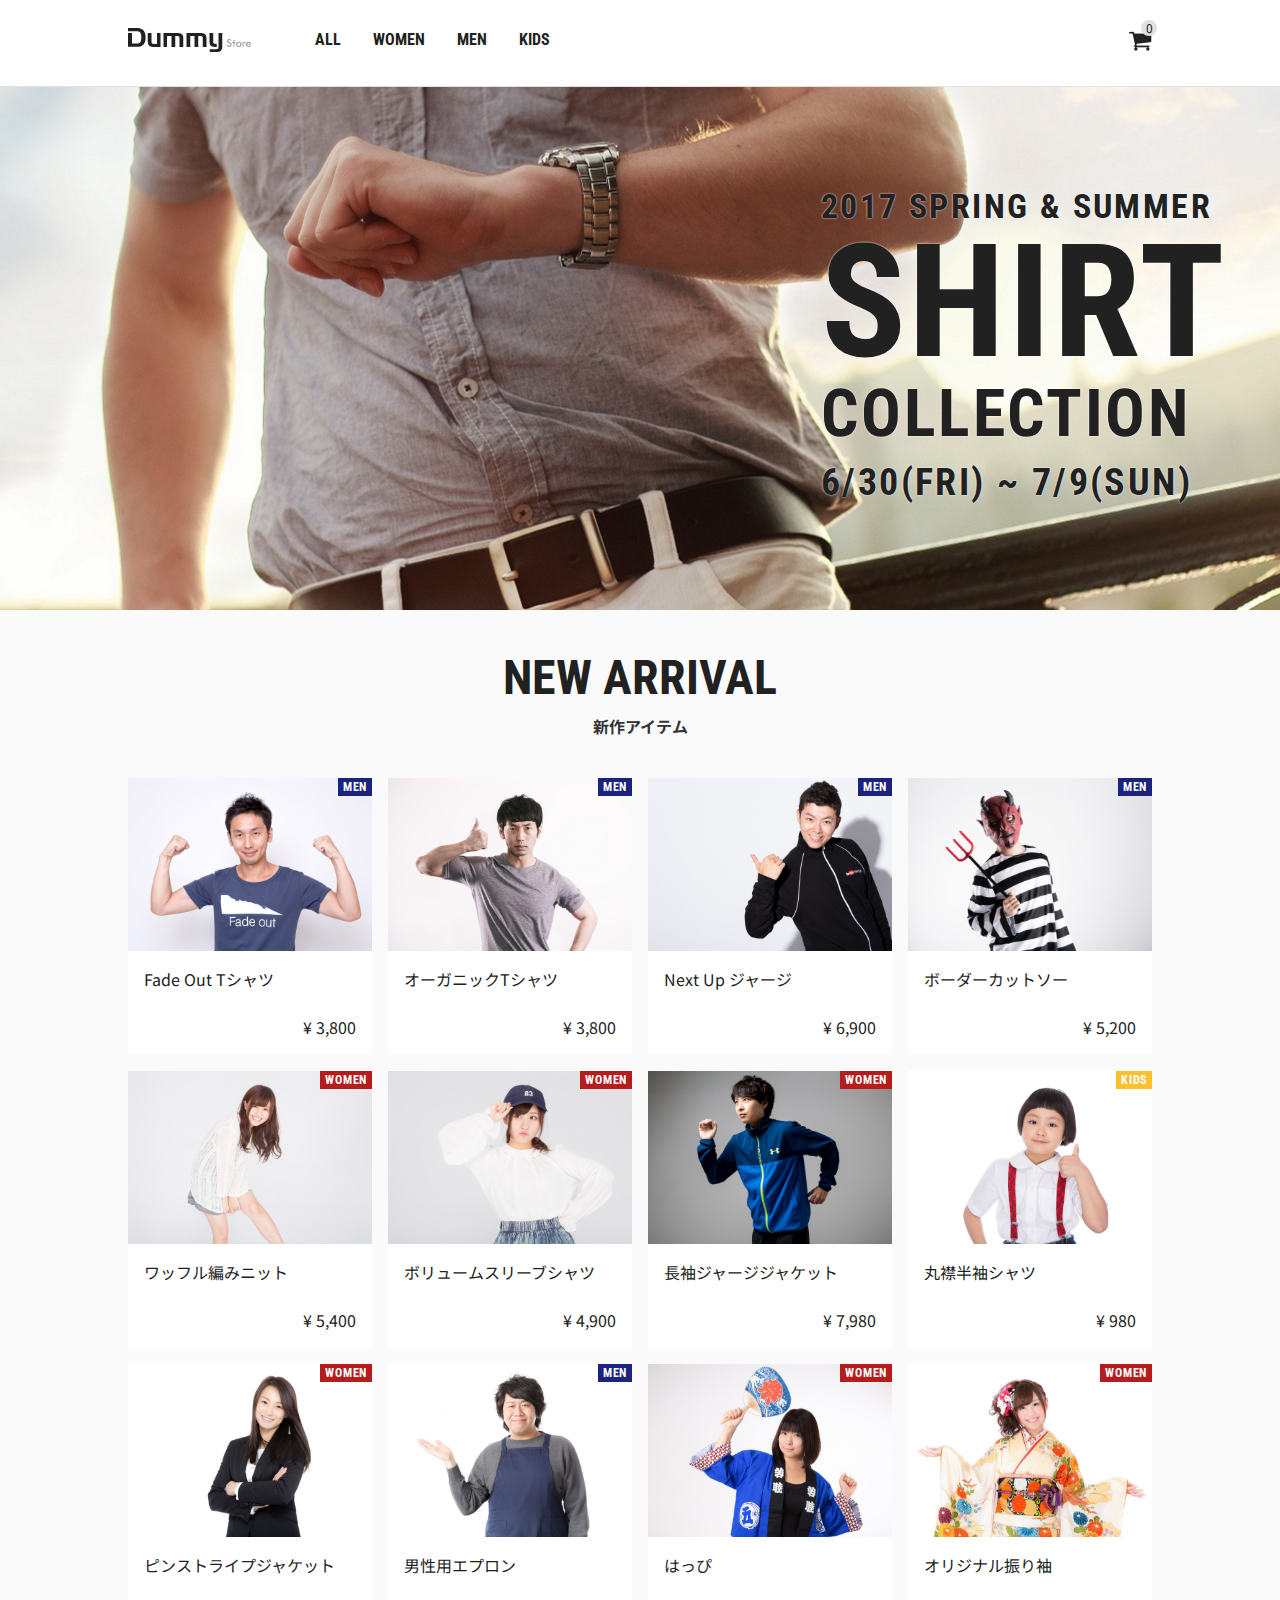
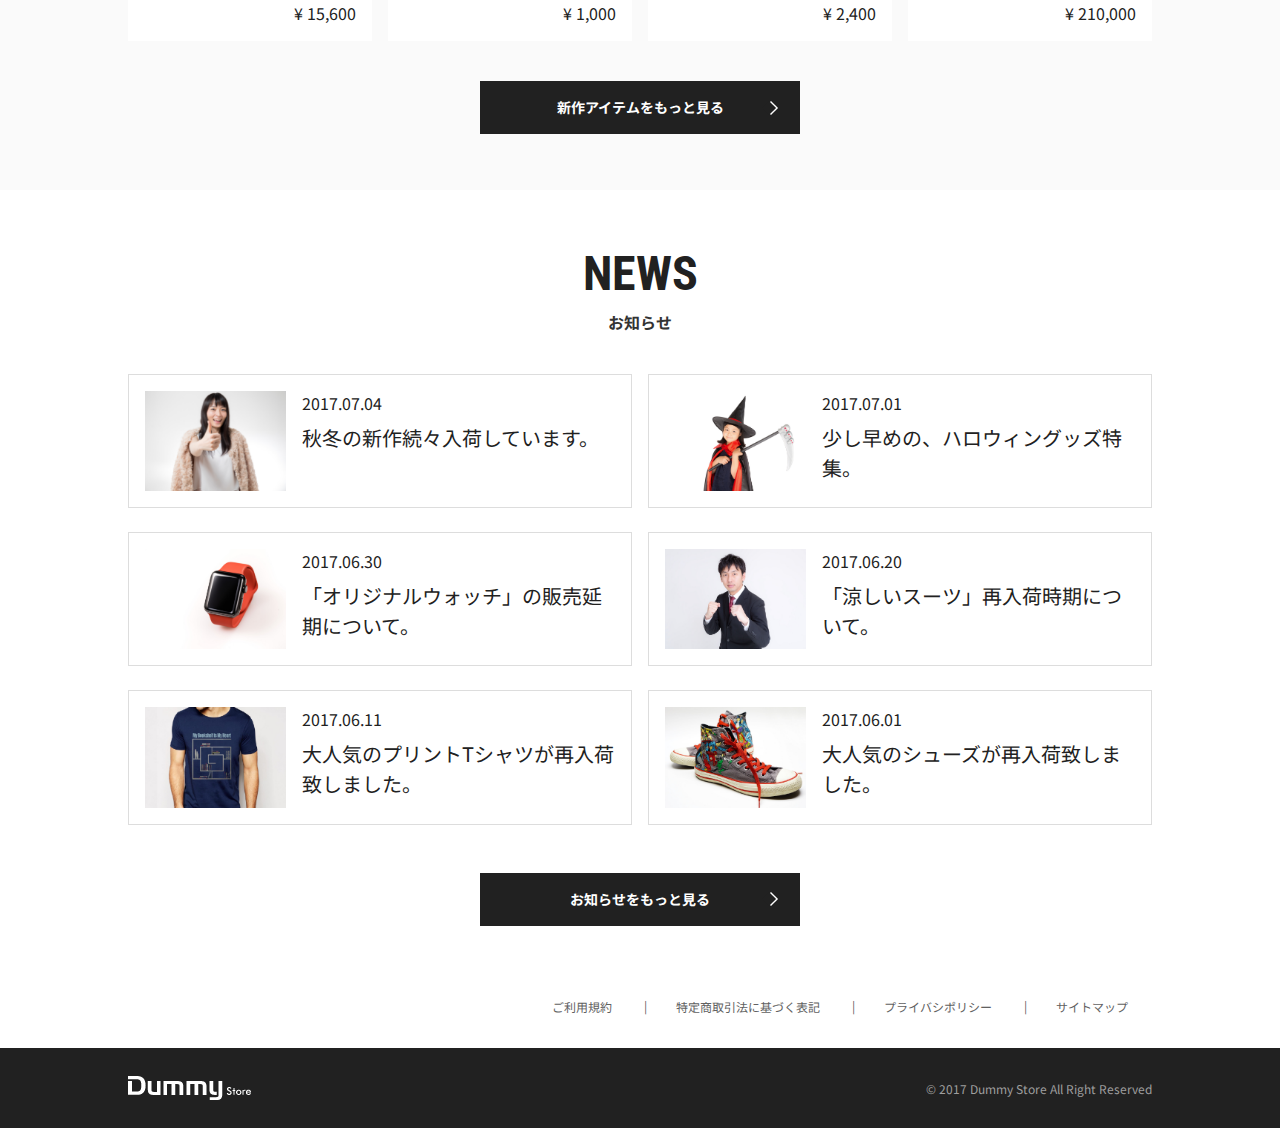
<file: DummyStore/index.html>
<!DOCTYPE html>
<html lang="ja">
<head>
  <meta charset="UTF-8">
  <meta name="viewport" content="width=device-width, initial-scale=1.0">
  <meta http-equiv="X-UA-Compatible" content="ie=edge">
  <link rel="stylesheet" href="css/style.css">
  <link href="https://fonts.googleapis.com/css?family=Noto+Sans+JP|Roboto+Condensed:700&display=swap" rel="stylesheet">
  <title>Dummy Store｜架空WEBサイト</title>
</head>
<body>
  <header class="l-header">
    <div class="l-wrapper clr">
      <h1 class="l-header__logo"><a href="#"><img src="images/common/logo-primary.png" srcset="images/common/logo-primary.png, images/common/logo-primary@2x.png 2x" alt="Dummy Store"></a><span class="screen-reader-text" lang="en">Dummy Store</span></h1>

      <nav class="l-nav">
        <h2 class="screen-reader-text">サイト内メニュー</h2>
        <button type="button" class="js-button-hamburger button-hamburger" aria-controls="l-nav__list" aria-expanded="false">
          <span class="hamburger">
            <span class="screen-reader-text">メニューを開閉する</span>
          </span>
        </button>
        <ul id="l-nav__list" class="clr" lang="en">
          <li><a href="#">All</a></li>
          <li><a href="#">Women</a></li>
          <li><a href="#">Men</a></li>
          <li><a href="#">Kids</a></li>
        </ul>
      </nav>

      <p class="l-header__cart"><a href="#"><img src="images/common/icon-cart.png" srcset="images/common/icon-cart.png, images/common/icon-cart@2x.png 2x" alt="カートを見る0個"><span class="l-header__cart__item">0</span></a></p>
    </div>
  </header>


  <main class="l-main">
    <div class="l-hero">
      <picture>
        <source srcset="images/top/hero_sp.png, images/top/hero_sp@2x.png 2x" media="(max-width: 767px)">
        <source srcset="images/top/hero_tab.png, images/top/hero_tab@2x.png 2x" media="(max-width: 1023px)">
        <img src="images/top/hero_pc.png" srcset="images/top/hero_pc@2x.png" alt="6月30日から7月9日まで2017年春夏Tシャツコレクション開催。">
      </picture>
      <p class="l-hero__text" lang="en">2017 Spring & Summer
        <span class="hero__text_large">Shirt</span> <span class="hero__text_medium">Collection</span>
        <span class="hero__text_date"><time date-time="2017-06-30">6/30(Fri) </time>~<time datetime="2017-07-09"> 7/9(Sun)</time></span></p>
    </div>

    <section class="l-section l-item-bg">
      <div class="l-wrapper">
        <h2 class="l-section__title"><span lang="en">New Arrival</span> 新作アイテム</h2>

        <div class="l-grid-wrapper clr">
          <article class="l-grid">
            <a class="l-grid__link" href="#">
              <h3 class="l-grid__title">Fade Out Tシャツ</h3>
              <p class="l-grid__price">&yen; 3,800</p>
              <figure><img src="images/product/item-fade.png" srcset="images/product/item-fade.png, images/product/item-fade@2x.png 2x" alt="Fade Out Tシャツ"></figure>
              <span class="l-grid__category grid__category_men" lang="en">Men</span>
            </a>
          </article>
          <article class="l-grid">
            <a class="l-grid__link" href="#">
              <h3 class="l-grid__title">オーガニックTシャツ</h3>
              <p class="l-grid__price">&yen; 3,800</p>
              <figure><img src="images/product/item-oganic.png" srcset="images/product/item-oganic.png, images/product/item-oganic@2x.png 2x" alt="オーガニックTシャツ"></figure>
              <span class="l-grid__category grid__category_men" lang="en">Men</span>
            </a>
          </article>
          <article class="l-grid">
            <a class="l-grid__link" href="#">
              <h3 class="l-grid__title">Next Up ジャージ</h3>
              <p class="l-grid__price">&yen; 6,900</p>
              <figure><img src="images/product/item-next-up.png" srcset="images/product/item-next-up.png, images/product/item-next-up@2x.png 2x" alt="Next Up ジャージ"></figure>
              <span class="l-grid__category grid__category_men" lang="en">Men</span>
            </a>
          </article>
          <article class="l-grid">
            <a class="l-grid__link" href="#">
              <h3 class="l-grid__title">ボーダーカットソー</h3>
              <p class="l-grid__price">&yen; 5,200</p>
              <figure><img src="images/product/item-border-cut.png" srcset="images/product/item-border-cut.png, images/product/item-border-cut@2x.png 2x" alt="ボーダーカットソー"></figure>
              <span class="l-grid__category grid__category_men" lang="en">Men</span>
            </a>
          </article>
          <article class="l-grid">
            <a class="l-grid__link" href="#">
              <h3 class="l-grid__title">ワッフル編みニット</h3>
              <p class="l-grid__price">&yen; 5,400</p>
              <figure><img src="images/product/item-wahhule.png" srcset="images/product/item-wahhule.png, images/product/item-wahhule@2x.png 2x" alt="ワッフル編みニット"></figure>
              <span class="l-grid__category grid__category_women" lang="en">Women</span>
            </a>
          </article>
          <article class="l-grid">
            <a class="l-grid__link" href="#">
              <h3 class="l-grid__title">ボリュームスリーブシャツ</h3>
              <p class="l-grid__price">&yen; 4,900</p>
              <figure><img src="images/product/item-volume-shirt.png" srcset="images/product/item-volume-shirt.png, images/product/item-volume-shirt@2x.png 2x" alt="ボリュームスリーブシャツ"></figure>
              <span class="l-grid__category grid__category_women" lang="en">Women</span>
            </a>
          </article>
          <article class="l-grid">
            <a class="l-grid__link" href="#">
              <h3 class="l-grid__title">長袖ジャージジャケット</h3>
              <p class="l-grid__price">&yen; 7,980</p>
              <figure><img src="images/product/item-long-zya-zi.png" srcset="images/product/item-long-zya-zi.png, images/product/item-long-zya-zi@2x.png 2x" alt="長袖ジャージジャケット"></figure>
              <span class="l-grid__category grid__category_women" lang="en">Women</span>
            </a>
          </article>
          <article class="l-grid">
            <a class="l-grid__link" href="#">
              <h3 class="l-grid__title">丸襟半袖シャツ</h3>
              <p class="l-grid__price">&yen; 980</p>
              <figure><img src="images/product/item-marueri.png" srcset="images/product/item-marueri.png, images/product/item-marueri@2x.png 2x" alt="丸襟半袖シャツ"></figure>
              <span class="l-grid__category grid__category_kids" lang="en">Kids</span>
            </a>
          </article>
          <article class="l-grid">
            <a class="l-grid__link" href="#">
              <h3 class="l-grid__title">ピンストライプジャケット</h3>
              <p class="l-grid__price">&yen; 15,600</p>
              <figure><img src="images/product/item-pin-jackets.png" srcset="images/product/item-pin-jackets.png, images/product/item-pin-jackets@2x.png 2x" alt="ピンストライプジャケット"></figure>
              <span class="l-grid__category grid__category_women" lang="en">Women</span>
            </a>
          </article>
          <article class="l-grid">
            <a class="l-grid__link" href="#">
              <h3 class="l-grid__title">男性用エプロン</h3>
              <p class="l-grid__price">&yen; 1,000</p>
              <figure><img src="images/product/item-mens-epuron.png" srcset="images/product/item-mens-epuron.png, images/product/item-mens-epuron@2x.png 2x" alt="男性用エプロン"></figure>
              <span class="l-grid__category grid__category_men" lang="en">Men</span>
            </a>
          </article>
          <article class="l-grid">
            <a class="l-grid__link" href="#">
              <h3 class="l-grid__title">はっぴ</h3>
              <p class="l-grid__price">&yen; 2,400</p>
              <figure><img src="images/product/item-happi.png" srcset="images/product/item-happi.png, images/product/item-happi@2x.png 2x" alt="はっぴ"></figure>
              <span class="l-grid__category grid__category_women" lang="en">Women</span>
            </a>
          </article>
          <article class="l-grid">
            <a class="l-grid__link" href="#">
              <h3 class="l-grid__title">オリジナル振り袖</h3>
              <p class="l-grid__price">&yen; 210,000</p>
              <figure><img src="images/product/item-hurisode.png" srcset="images/product/item-hurisode.png, images/product/item-hurisode@2x.png 2x" alt="オリジナル振り袖"></figure>
              <span class="l-grid__category grid__category_women" lang="en">Women</span>
            </a>
          </article>
        </div>

        <p class="l-button"><a href="#" class="button button-primary">新作アイテムをもっと見る</a></p>
      </div>
    </section>

    <section class="l-section l-news-pdg">
      <div class="l-wrapper">
        <h2 class="l-section__title"><span lang="en">News</span>お知らせ</h2>

        <div class="l-news-wrapper clr">
          <article class="l-news">
            <a class="l-news__link clr" href="#">
              <div class="l-news__text">
                <h3 class="l-news__text__title">秋冬の新作続々入荷しています。</h3>
                <time class="l-news__text__date" date-time="2017-07-04">2017.07.04</time>
              </div>
              <figure class="l-news__img"><img src="images/post/img-aw.png" srcset="images/post/img-aw.png, images/post/img-aw@2x.png 2x" alt="秋冬の新作続々入荷しています。"></figure>
            </a>
          </article>
          <article class="l-news">
            <a class="l-news__link clr" href="#">
              <div class="l-news__text">
                <h3 class="l-news__text__title">少し早めの、ハロウィングッズ特集。</h3>
                <time class="l-news__text__date" date-time="2017-07-01">2017.07.01</time>
              </div>
              <figure class="l-news__img"><img src="images/post/img-halloween.png" srcset="images/post/img-halloween.png, images/post/img-halloween@2x.png 2x" alt="少し早めの、ハロウィングッズ特集。"></figure>
            </a>
          </article>
          <article class="l-news">
            <a class="l-news__link clr" href="#">
              <div class="l-news__text">
                <h3 class="l-news__text__title">「オリジナルウォッチ」の販売延期について。</h3>
                <time class="l-news__text__date" date-time="2017-06-30">2017.06.30</time>
              </div>
              <figure class="l-news__img"><img src="images/post/img-watch.png" srcset="images/post/img-watch.png, images/post/img-watch@2x.png 2x" alt="「オリジナルウォッチ」の販売延期について。"></figure>
            </a>
          </article>
          <article class="l-news">
            <a class="l-news__link clr" href="#">
              <div class="l-news__text">
                <h3 class="l-news__text__title">「涼しいスーツ」再入荷時期について。</h3>
                <time class="l-news__text__date" date-time="2017-06-20">2017.06.20</time>
              </div>
              <figure class="l-news__img"><img src="images/post/img-suzushii.png" srcset="images/post/img-suzushii.png, images/post/img-suzushii@2x.png 2x" alt="「涼しいスーツ」再入荷時期について。"></figure>
            </a>
          </article>
          <article class="l-news">
            <a class="l-news__link clr" href="#">
              <div class="l-news__text">
                <h3 class="l-news__text__title">大人気のプリントTシャツが再入荷致しました。</h3>
                <time class="l-news__text__date" date-time="2017-06-11">2017.06.11</time>
              </div>
              <figure class="l-news__img"><img src="images/post/img-print-t.png" srcset="images/post/img-print-t.png, images/post/img-print-t@2x.png 2x" alt="大人気のプリントTシャツが再入荷致しました。"></figure>
            </a>
          </article>
          <article class="l-news">
            <a class="l-news__link clr" href="#">
              <figure class="l-news__img"><img src="images/post/img-kutu.png" srcset="images/post/img-kutu.png, images/post/img-kutu@2x.png 2x" alt="大人気のシューズが再入荷致しました。"></figure>
              <div class="l-news__text">
                <h3 class="l-news__text__title">大人気のシューズが再入荷致しました。</h3>
                <time class="l-news__text__date" date-time="2017-06-01">2017.06.01</time>
              </div>
            </a>
          </article>
        </div>

        <p class="l-button"><a href="#" class="button button-primary">お知らせをもっと見る</a></p>
      </div>
    </section>
  </main>


  <footer class="l-footer">
    <div class="l-wrapper">
      <ul class="l-subnav clr">
        <li><a href="#">ご利用規約</a></li>
        <li><a href="#">特定商取引法に基づく表記</a></li>
        <li><a href="#">プライバシポリシー</a></li>
        <li><a href="#">サイトマップ</a></li>
      </ul>
    </div>

    <div class="l-footer-inner">
      <div class="l-wrapper clr">
        <p class="l-footer__logo"><a href="#"><img src="images/common/logo-secondary.png" srcset="images/common/logo-secondary.png, images/common/logo-secondary@2x.png 2x" alt="Dummy Store"></a><span class="screen-reader-text" lang="en">Dummy Store</span></p>
        <p><small class="l-footer__copyright">&copy; 2017 Dummy Store All Right Reserved</small></p>
      </div>
    </div>
  </footer>

  <!-- JQueryの読み込み-->
  <script src="https://code.jquery.com/jquery-1.12.4.min.js" integrity="sha256-ZosEbRLbNQzLpnKIkEdrPv7lOy9C27hHQ+Xp8a4MxAQ=" crossorigin="anonymous"></script>
  <script src="js/common.js"></script>
</body>
</html>
</file>
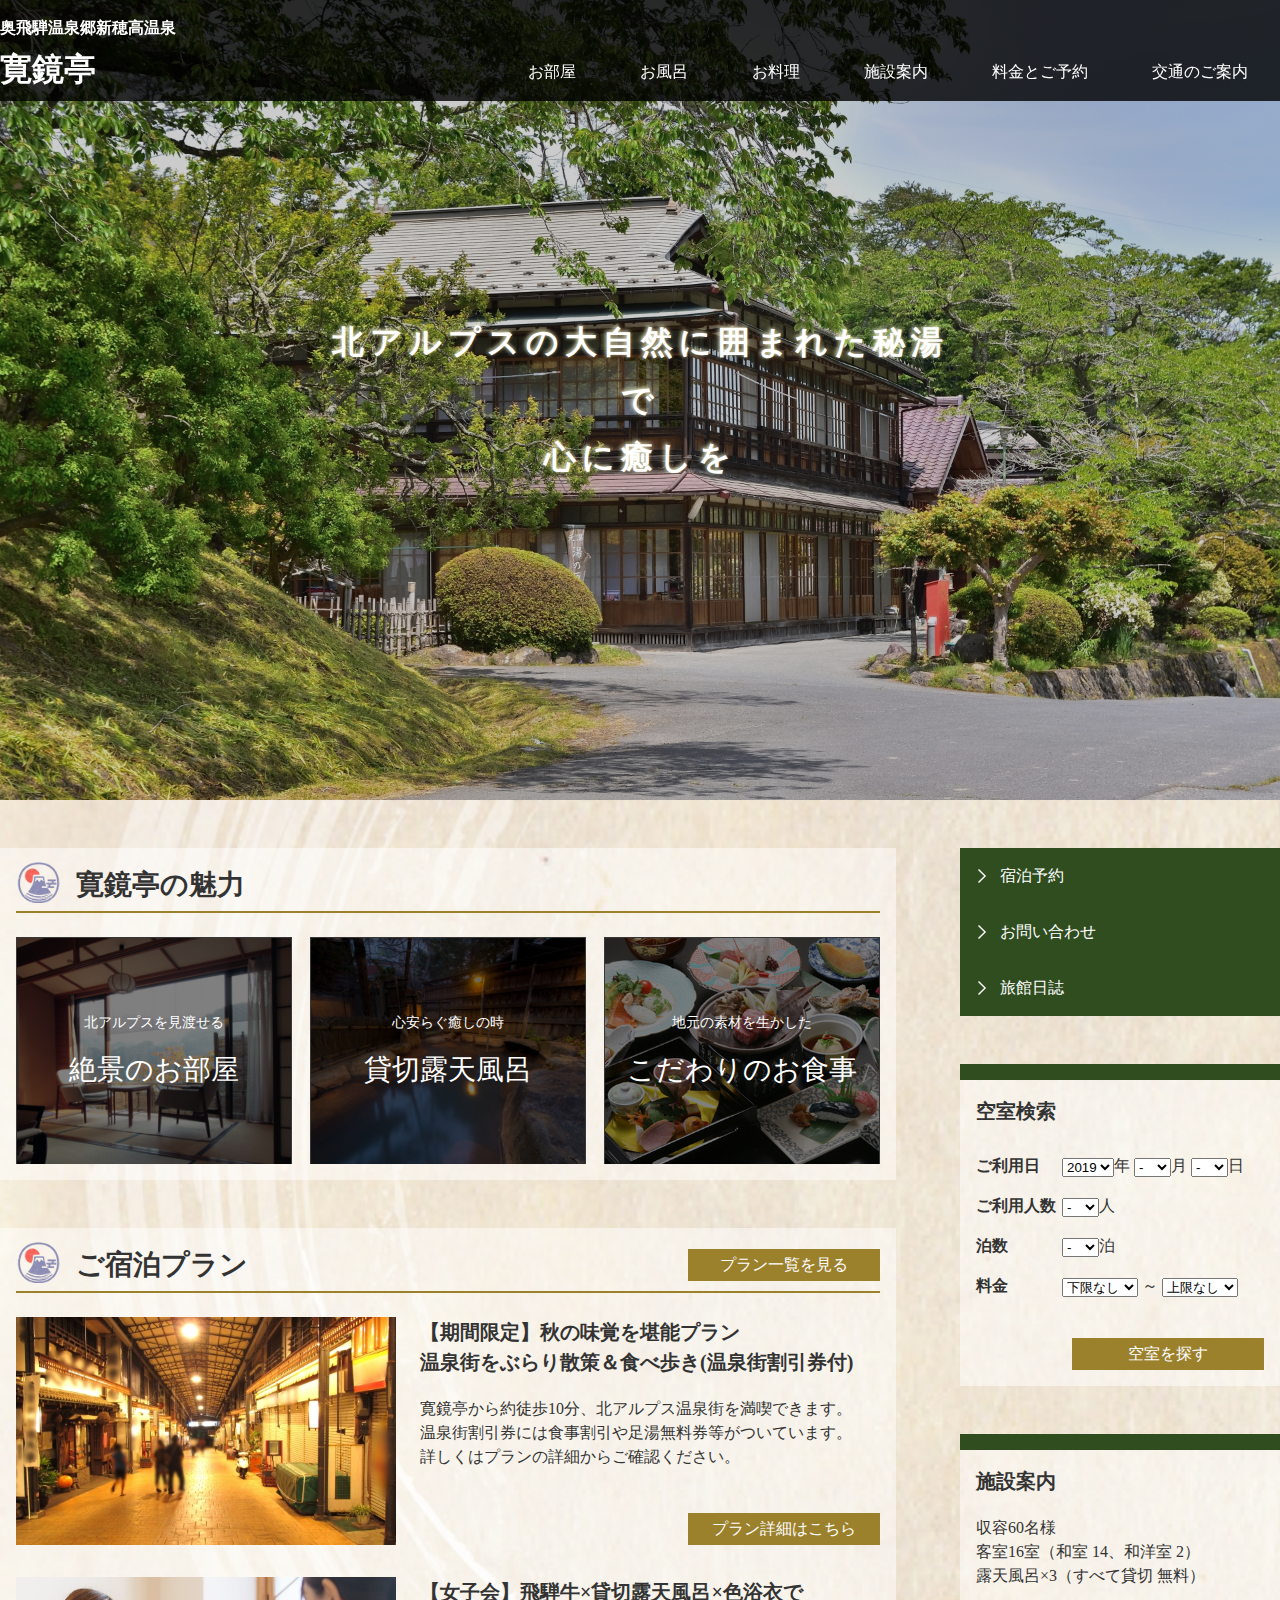
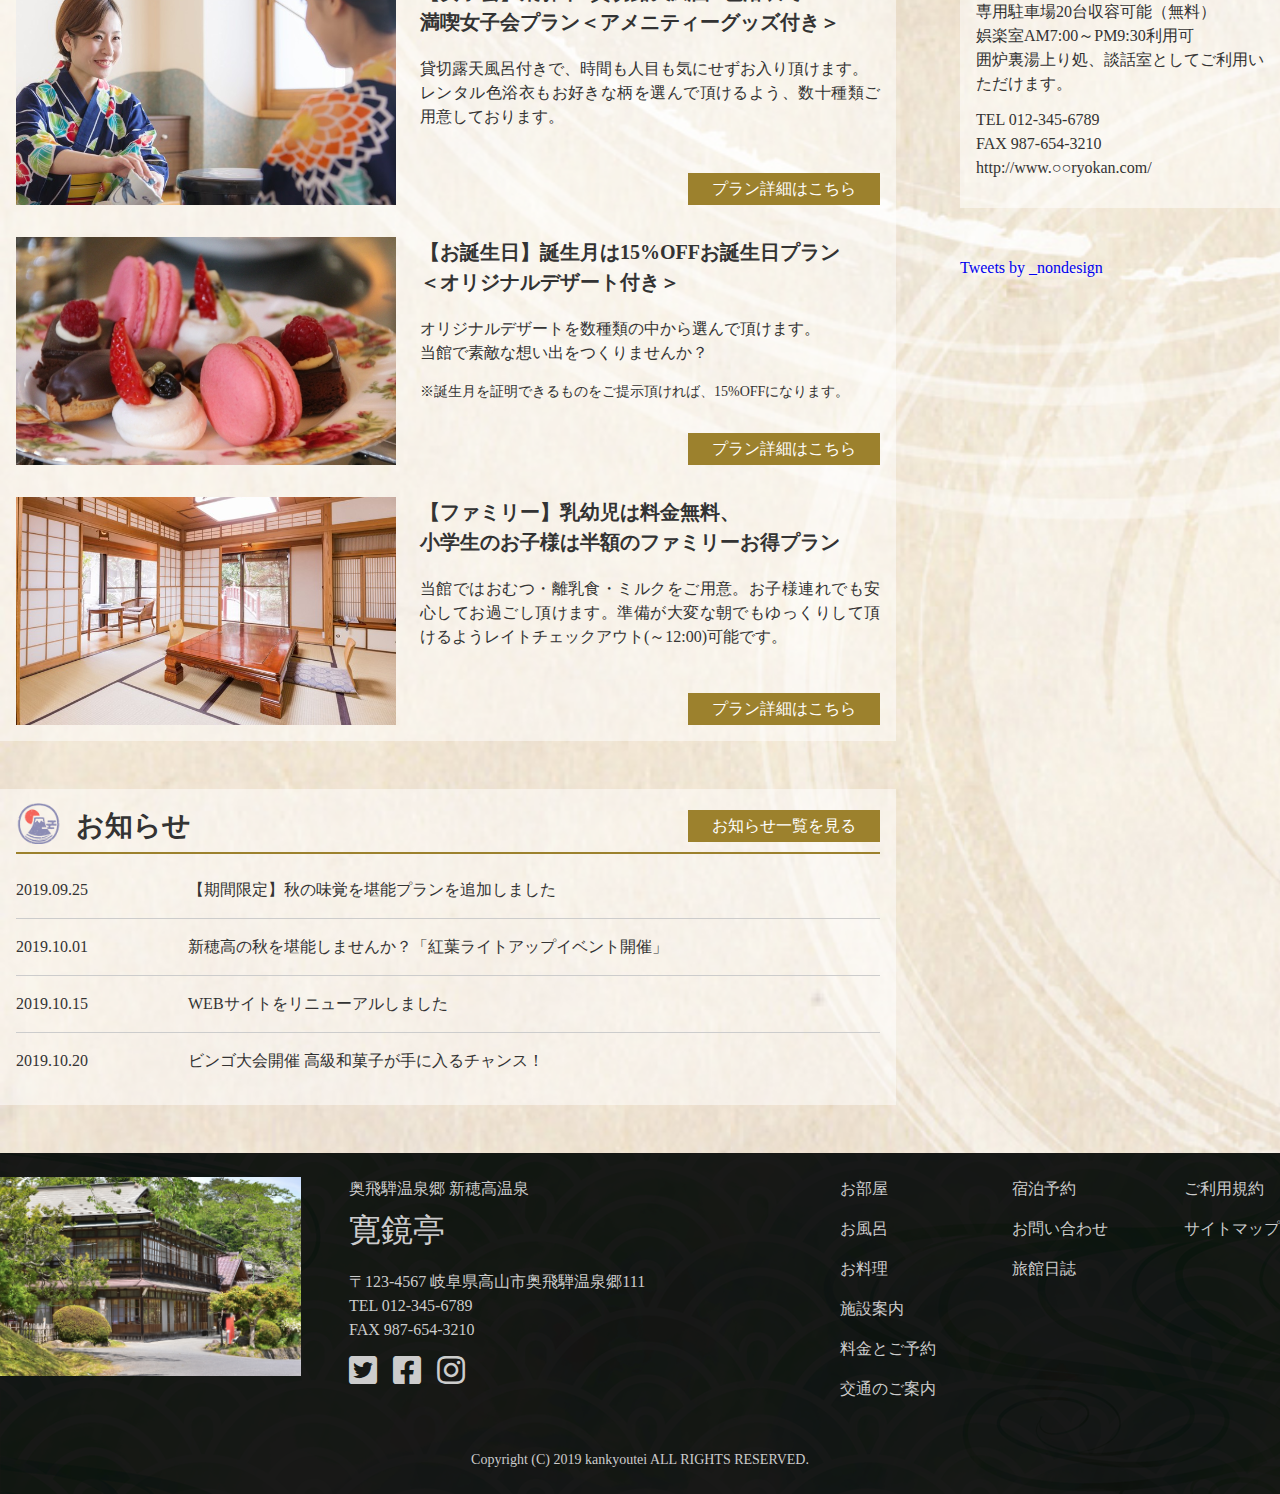
<file: Kankyoutei/index.html>
﻿<!DOCTYPE html>
<html lang="ja">
<head>
	<meta charset="UTF-8">
	<meta http-equiv="X-UA-Compatible" content="ie=edge">
	<link rel="stylesheet" href="css/common.css">
	<link href="https://use.fontawesome.com/releases/v5.6.1/css/all.css" rel="stylesheet">

	<title>奥飛騨温泉郷　新穂高温泉</title>
</head>
<body>
	<header class="l-header">
		<div class="l-wrapper">
			<h1 class="l-header__title"><a href="#">奥飛騨温泉郷新穂高温泉　<span class="l-title_name">寛鏡亭</span></a><span class="screen-reader-text"></span></h1>

			<nav class="l-nav">
				<h2 class="screen-reader-text">サイト内メニュー</h2>
				<ul class="l-nav__list clr">
					<li><a href="#">お部屋</a></li>
					<li><a href="#">お風呂</a></li>
					<li><a href="#">お料理</a></li>
					<li><a href="#">施設案内</a></li>
					<li><a href="#">料金とご予約</a></li>
					<li><a href="#">交通のご案内</a></li>
				</ul>
			</nav>
		</div>
	</header>
	<main class="l-main">

		<div class="l-hero">
			<div class="l-hero-bg">
				<p class="l-hero__text">北アルプスの大自然に囲まれた秘湯で<br>心に癒しを</p>
			</div>
		</div>

		<div class="l-wrapper clr">
			<div class="l-contents">
				<section class="l-section">
					<h2 class="l-section__title l-section__title_charm">寛鏡亭の魅力</h2>
					<ul class="l-charm__list clr">
						<li>
							<a href="#" class="bg">
								<div class="bg-inner">
									<p class="l-charm__text">北アルプスを見渡せる<span class="l-charm__text_strong">絶景のお部屋</span></p>
								</div>
							</a>
						</li>
						<li>
							<a href="#" class="bg">
								<div class="bg-inner">
									<p class="l-charm__text">心安らぐ癒しの時<span class="l-charm__text_strong">貸切露天風呂</span></p>
								</div>
							</a>
						</li>
						<li>
							<a href="#" class="bg">
								<div class="bg-inner">
									<p class="l-charm__text">地元の素材を生かした<span class="l-charm__text_strong">こだわりのお食事</span></p>
								</div>
							</a>
						</li>
					</ul>
				</section>
				<section class="l-section">
					<h2 class="l-section__title">ご宿泊プラン</h2>

					<article class="l-plan">
						<div class="l-plan__text__wrapper">
							<h3 class="l-plan__title">【期間限定】秋の味覚を堪能プラン<br>温泉街をぶらり散策＆食べ歩き(温泉街割引券付)</h3>
							<p>寛鏡亭から約徒歩10分、北アルプス温泉街を満喫できます。<br>温泉街割引券には食事割引や足湯無料券等がついています。<br>詳しくはプランの詳細からご確認ください。</p>
						</div>
						<figure class="l-plan__img"><img src="img/plan_01.png" alt="秋の味覚を堪能プラン"></figure>
						<p class="l-button_more"><a class="button button-primary" href="#">プラン詳細はこちら</a></p>
					</article>

					<article class="l-plan">
						<div class="l-plan__text__wrapper">
							<h3 class="l-plan__title">【女子会】飛騨牛×貸切露天風呂×色浴衣で<br>満喫女子会プラン＜アメニティーグッズ付き＞</h3>
							<p>貸切露天風呂付きで、時間も人目も気にせずお入り頂けます。<br>レンタル色浴衣もお好きな柄を選んで頂けるよう、数十種類ご用意しております。</p>
						</div>
						<figure class="l-plan__img"><img src="img/plan_02.png" alt="満喫女子会プラン"></figure>
						<p class="l-button_more"><a class="button button-primary" href="#">プラン詳細はこちら</a></p>
					</article>

					<article class="l-plan">
						<div class="l-plan__text__wrapper">
							<h3 class="l-plan__title">【お誕生日】誕生月は15%OFFお誕生日プラン<br>＜オリジナルデザート付き＞</h3>
							<p>オリジナルデザートを数種類の中から選んで頂けます。<br>当館で素敵な想い出をつくりませんか？<span class="l-plan__text_fs">※誕生月を証明できるものをご提示頂ければ、15%OFFになります。</span></p>
						</div>
						<figure class="l-plan__img"><img src="img/plan_03.png" alt="お誕生日プラン"></figure>
						<p class="l-button_more"><a class="button button-primary" href="#">プラン詳細はこちら</a></p>
					</article>
					<article class="l-plan">
						<div class="l-plan__text__wrapper">
							<h3 class="l-plan__title">【ファミリー】乳幼児は料金無料、<br>小学生のお子様は半額のファミリーお得プラン</h3>
							<p>当館ではおむつ・離乳食・ミルクをご用意。お子様連れでも安心してお過ごし頂けます。準備が大変な朝でもゆっくりして頂けるようレイトチェックアウト(～12:00)可能です。</p>
						</div>
						<figure class="l-plan__img"><img src="img/plan_04.png" alt="ファミリープラン"></figure>
						<p class="l-button_more"><a class="button button-primary" href="#">プラン詳細はこちら</a></p>
					</article>
					<p class="l-button_contents"><a class="button button-primary" href="#">プラン一覧を見る</a></p>
				</section>

				<section class="l-section">
					<h2 class="l-section__title">お知らせ</h2>
					<ul class="l-news-list">
						<li><time datetime="2019-09-25">2019.09.25</time><a class="l-news-list__link" href="#">【期間限定】秋の味覚を堪能プランを追加しました</a></li>
						<li><time datetime="2019-10-01">2019.10.01</time><a class="l-news-list__link" href="#">新穂高の秋を堪能しませんか？「紅葉ライトアップイベント開催」</a></li>
						<li><time datetime="2019-10-15">2019.10.15</time><a class="l-news-list__link" href="#">WEBサイトをリニューアルしました</a></li>
						<li><time datetime="2019-10-20">2019.10.20</time><a class="l-news-list__link" href="#">ビンゴ大会開催 高級和菓子が手に入るチャンス！</a></li>
					</ul>
					<p class="l-button_contents"><a class="button button-primary" href="#">お知らせ一覧を見る</a></p>
				</section>
			</div>

			<div class="l-sidebar">
				<ul class="l-subnav">
					<li><a href="#">宿泊予約</a></li>
					<li><a href="#">お問い合わせ</a></li>
					<li><a href="#">旅館日誌</a></li>
				</ul>

				<section class="l-section l-sidebar__border">
					<h2 class="l-section__title-sidebar l-sidebar__title">空室検索</h2>
					<form class="l-kensaku-form" action="#" method="post">
						<table>
							<tr>
								<th scope="row">ご利用日</th>
								<td>
									<select name="year">
										<option value="2019">2019</option>
										<option value="2020">2020</option>
									</select>年
									<select name="month">
										<option value="">-</option>
										<option value="1">1</option>
										<option value="2">2</option>
										<option value="3">3</option>
										<option value="4">4</option>
										<option value="5">5</option>
										<option value="6">6</option>
										<option value="7">7</option>
										<option value="8">8</option>
										<option value="9">9</option>
										<option value="10">10</option>
										<option value="11">11</option>
										<option value="12">12</option>
									</select>月
									<select name="day">
										<option value="">-</option>
										<option value="1">1</option>
										<option value="2">2</option>
										<option value="3">3</option>
										<option value="4">4</option>
										<option value="5">5</option>
										<option value="6">6</option>
										<option value="7">7</option>
										<option value="8">8</option>
										<option value="9">9</option>
										<option value="10">10</option>
										<option value="11">11</option>
										<option value="12">12</option>
										<option value="13">13</option>
										<option value="14">14</option>
										<option value="15">15</option>
										<option value="16">16</option>
										<option value="17">17</option>
										<option value="18">18</option>
										<option value="19">19</option>
										<option value="20">20</option>
										<option value="21">21</option>
										<option value="22">22</option>
										<option value="23">23</option>
										<option value="24">24</option>
										<option value="25">25</option>
										<option value="26">26</option>
										<option value="27">27</option>
										<option value="28">28</option>
										<option value="29">29</option>
										<option value="30">30</option>
										<option value="31">31</option>
									</select>日</td>
							</tr>
							<tr>
								<th scope="row">ご利用人数</th>
								<td>
									<select name="people">
										<option value="">-</option>
										<option value="1">1</option>
										<option value="2">2</option>
										<option value="3">3</option>
										<option value="4">4</option>
										<option value="5">5</option>
										<option value="6">6</option>
										<option value="7">7</option>
										<option value="8">8</option>
										<option value="9">9</option>
										<option value="10">10</option>
									</select>人</td>
							</tr>
							<tr>
								<th scope="row">泊数</th>
								<td>
									<select name="day">
										<option value="">-</option>
										<option value="1">1</option>
										<option value="2">2</option>
										<option value="3">3</option>
										<option value="4">4</option>
										<option value="5">5</option>
										<option value="6">6</option>
										<option value="7">7</option>
										<option value="8">8</option>
										<option value="9">9</option>
										<option value="10">10</option>
										<option value="11">11</option>
										<option value="12">12</option>
										<option value="13">13</option>
										<option value="14">14</option>
										<option value="15">15</option>
										<option value="16">16</option>
										<option value="17">17</option>
										<option value="18">18</option>
										<option value="19">19</option>
										<option value="20">20</option>
										<option value="21">21</option>
										<option value="22">22</option>
										<option value="23">23</option>
										<option value="24">24</option>
										<option value="25">25</option>
										<option value="26">26</option>
										<option value="27">27</option>
										<option value="28">28</option>
										<option value="29">29</option>
										<option value="30">30</option>
										<option value="31">31</option>
									</select>泊</td>
							</tr>
							<tr>
								<th scope="row">料金</th>
								<td>
									<select name="obj_budget_min">
										<option value="0" selected="selected">下限なし</option>
										<option value="1">5,000円</option>
										<option value="2">6,000円</option>
										<option value="3">7,000円</option>
										<option value="4">8,000円</option>
										<option value="5">9,000円</option>
										<option value="6">10,000円</option>
										<option value="7">12,000円</option>
										<option value="8">14,000円</option>
										<option value="9">16,000円</option>
										<option value="10">18,000円</option>
										<option value="11">20,000円</option>
										<option value="12">30,000円</option>
										<option value="13">40,000円</option>
										<option value="14">50,000円</option>
									</select>
									<span>～</span>
									<select name="obj_budget_max">
										<option value="0" selected="selected">上限なし</option>
										<option value="1">5,000円</option>
										<option value="2">6,000円</option>
										<option value="3">7,000円</option>
										<option value="4">8,000円</option>
										<option value="5">9,000円</option>
										<option value="6">10,000円</option>
										<option value="7">12,000円</option>
										<option value="8">14,000円</option>
										<option value="9">16,000円</option>
										<option value="10">18,000円</option>
										<option value="11">20,000円</option>
										<option value="12">30,000円</option>
										<option value="13">40,000円</option>
										<option value="14">50,000円</option>
									</select>
								</td>
							</tr>
						</table>
					</form>
					<p class="l-button_more"><a class="button button-primary" href="#">空室を探す</a></p>
				</section>

				<section class="l-section l-sidebar__border">
					<h2 class="l-section__title-sidebar l-sidebar__title">施設案内</h2>
					<p class="l-info-text">収容60名様<br>客室16室（和室 14、和洋室 2）<br>露天風呂×3（すべて貸切  無料）</p>
					<p class="l-info-text">専用駐車場20台収容可能（無料）<br>娯楽室AM7:00～PM9:30利用可<br>囲炉裏湯上り処、談話室としてご利用いただけます。</p>

					<ul class="l-info-text">
						<li>TEL 012-345-6789</li>
						<li>FAX 987-654-3210</li>
						<li>http://www.○○ryokan.com/</li>
					</ul>
				</section>

				<div class="l-twitter">
					<a class="twitter-timeline" data-height="400" data-link-color="#2F4D1F" href="https://twitter.com/_nondesign?ref_src=twsrc%5Etfw">Tweets by _nondesign</a>
					<script async src="https://platform.twitter.com/widgets.js" charset="utf-8"></script>
				</div>
			</div>
		</div>
	</main>

	<footer class="l-footer">
		<div class="l-footer-inner">
			<div class="l-wrapper">

				<figure class="l-footer__img"><img src="img/footer.png" alt=""></figure>

				<div class="l-footer__address">
					<p class="l-title"><a href="#">奥飛騨温泉郷 新穂高温泉<span class="l-title_name">寛鏡亭</span></a><span class="screen-reader-text"></span></p>
					<address class="l-footer__access">〒123-4567 岐阜県高山市奥飛騨温泉郷111<br>TEL 012-345-6789<br>FAX 987-654-3210</address>
					<p class="l-footer__address__sns"><a href="#"><i class="fab fa-twitter-square fa-2x"></i></a>　<a href="#"><i class="fab fa-facebook-square fa-2x"></i></a>　<a href="#"><i class="fab fa-instagram fa-2x"></i></a></p>
				</div>

				<div class="l-footer__nav clr">
					<ul class="l-footer__nav__list">
						<li><a href="#">お部屋</a></li>
						<li><a href="#">お風呂</a></li>
						<li><a href="#">お料理</a></li>
						<li><a href="#">施設案内</a></li>
						<li><a href="#">料金とご予約</a></li>
						<li><a href="#">交通のご案内</a></li>
					</ul>
					<ul class="l-footer__nav__list">
						<li><a href="#">宿泊予約</a></li>
						<li><a href="#">お問い合わせ</a></li>
						<li><a href="#">旅館日誌</a></li>
					</ul>
					<ul class="l-footer__nav__list">
						<li><a href="#">ご利用規約</a></li>
						<li><a href="#">サイトマップ</a></li>
					</ul>

				</div>
				<p class="l-footer__copyright"><small>Copyright (C) 2019 kankyoutei ALL RIGHTS RESERVED.</small></p>
			</div>
		</div>
	</footer>
</body>
</html>
</file>
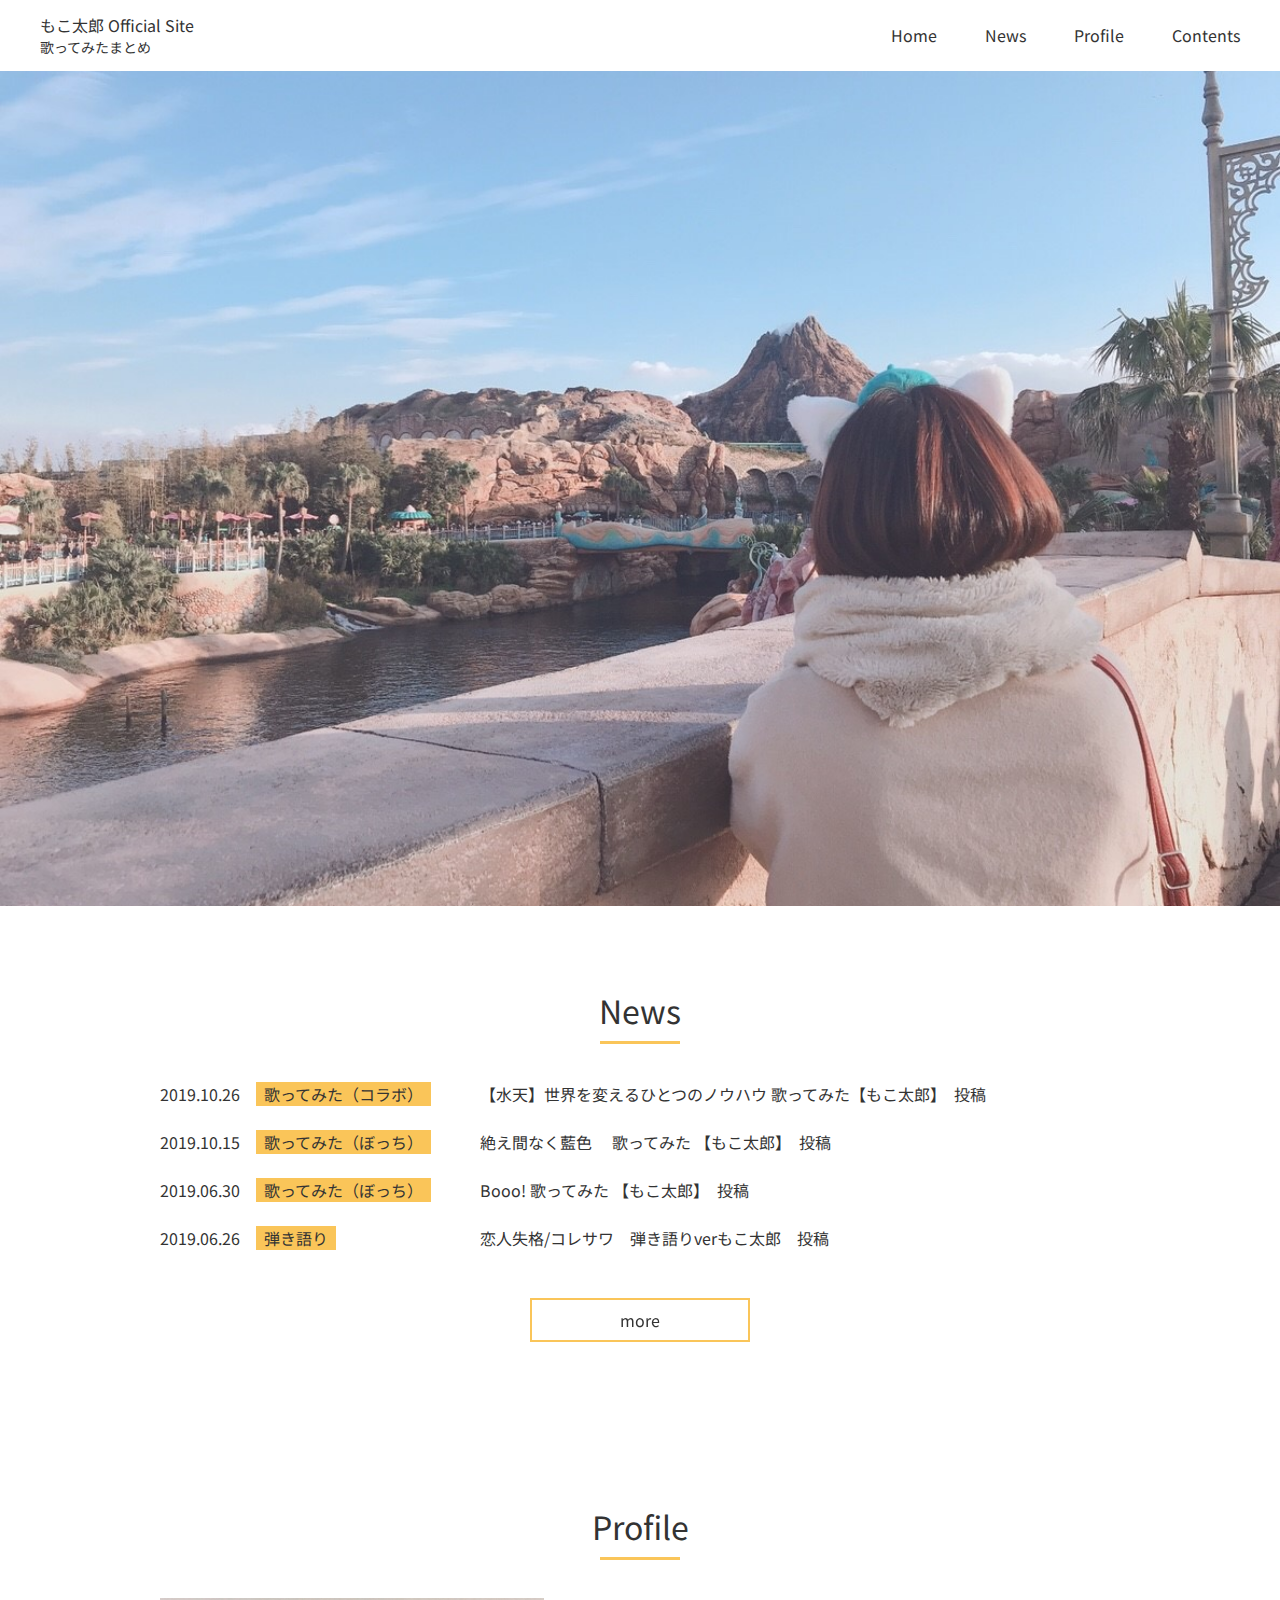
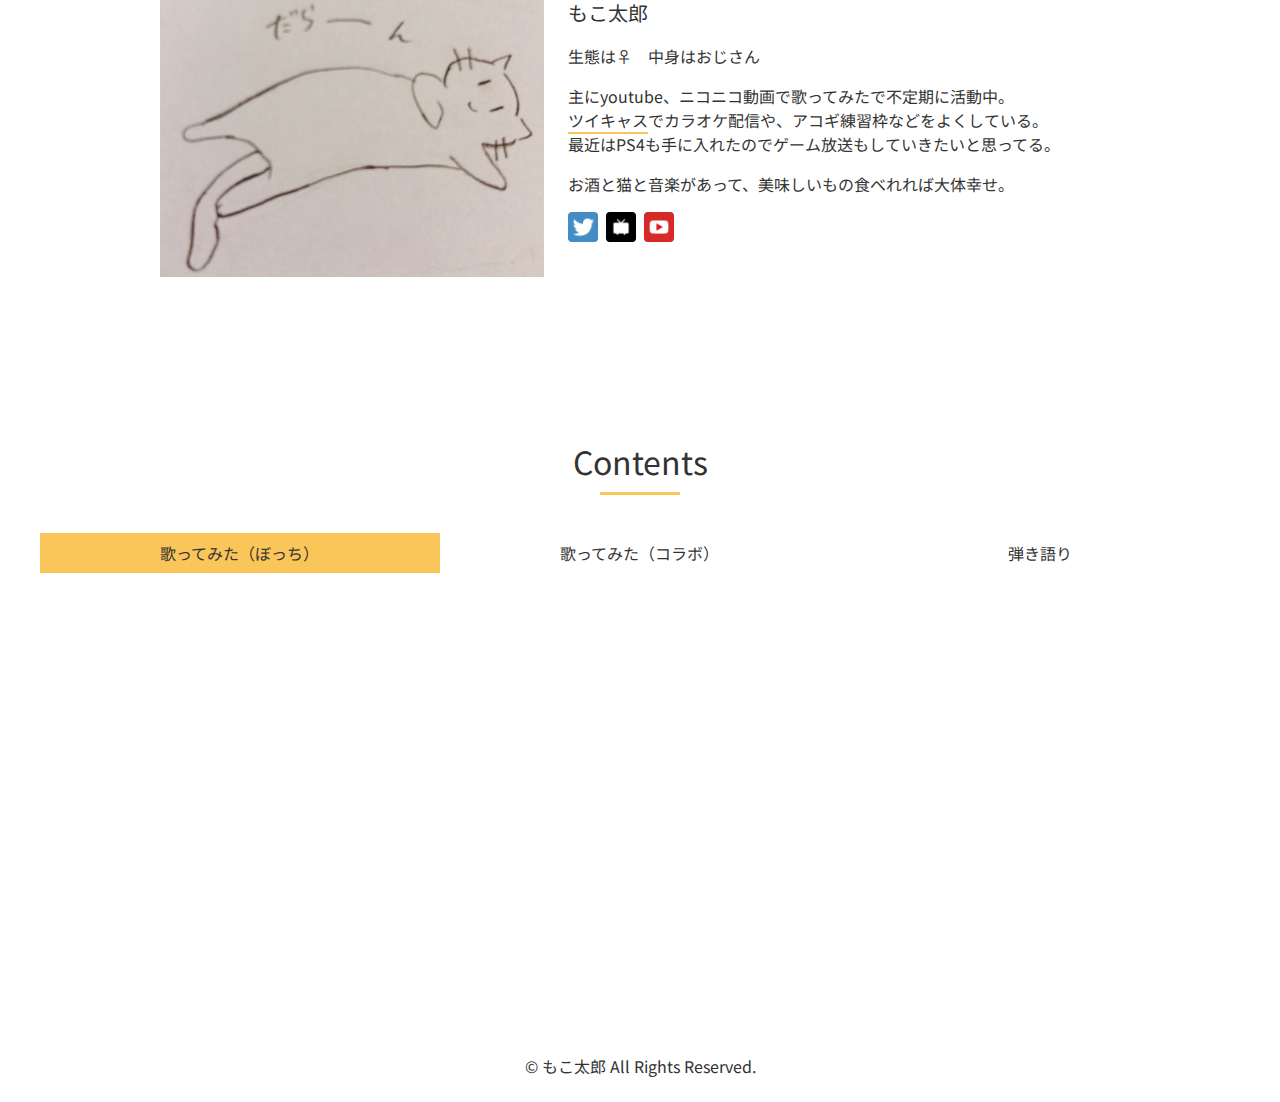
<file: singer/index.html>
<!DOCTYPE html>
<html lang="ja">
<head>
  <meta charset="UTF-8">
  <meta name="viewport" content="width=device-width, initial-scale=1.0">
  <meta http-equiv="X-UA-Compatible" content="ie=edge">
  <meta name="twitter:card" content="summary" />
  <meta name="twitter:site" content="@omochi_nya" />
  <meta property="og:url" content="https://nondesign.github.io/portfolio/singer/" />
  <meta property="og:title" content="もこ太郎 Official Site" />
  <meta property="og:description" content="ニコニコ動画やyoutubeで歌ってみたジャンルにて活動中のもこ太郎のOfficial Site。今までの作品をまとめています。" />
  <meta property="og:image" content="https://nondesign.github.io/portfolio/singer/img/twittercard.png" />
  <link href="https://fonts.googleapis.com/css?family=Noto+Sans+JP|Varela+Round&display=swap" rel="stylesheet">
  <link rel="stylesheet" href="https://cdnjs.cloudflare.com/ajax/libs/animate.css/3.7.2/animate.min.css">
  <link rel="stylesheet" href="css/common.css">
  <title>もこ太郎 Official Site</title>
</head>
<body id="pagetop">
  <header class="l-header">
    <div class="l-wrapper">
      <h1 class="l-title"><a href="#">もこ太郎 Official Site <span>歌ってみたまとめ</span></a></h1>
      <nav class="l-nav">
        <h2 class="screen-reader-text">サイト内メニュー</h2>
        <button type="button" class="button-hamburger" aria-controls="navList" aria-expanded="false">
          <span class="hamburger">
            <span class="screen-reader-text">メニューを開閉する</span>
          </span>
        </button>
        <ul id="navList" class="l-navList">
          <li><a href="#pagetop">Home</a></li>
          <li><a href="#news">News</a></li>
          <li><a href="#profile">Profile</a></li>
          <li><a href="#contents">Contents</a></li>
        </ul>
      </nav>
    </div>
  </header>
  <main class="l-main">
    <div class="l-hero"></div>

    <div class="l-wrapper">
      <section class="l-section wow fadeInUp" id="news">
        <h2 class="primary-title">News</h2>
        <dl class="l-newsList">
          <dt><time class="news__date" datetime="2019-10-26">2019.10.26</time><span class="news__category">歌ってみた（コラボ）</span></dt>
          <dd><a href="https://nico.ms/sm35850045" target="_blank">【水天】世界を変えるひとつのノウハウ 歌ってみた【もこ太郎】　投稿</a></dd>
          <dt><time class="news__date" datetime="2019-10-15">2019.10.15</time><span class="news__category">歌ってみた（ぼっち）</span></dt>
          <dd><a href="https://nico.ms/sm35818684" target="_blank">絶え間なく藍色　 歌ってみた 【もこ太郎】　投稿</a></dd>
          <dt><time class="news__date" datetime="2019-06-30">2019.06.30</time><span class="news__category">歌ってみた（ぼっち）</span c></dt>
          <dd><a href="https://nico.ms/sm35337726" target="_blank">Booo! 歌ってみた 【もこ太郎】　投稿</a></dd>
          <dt><time class="news__date" datetime="2019-06-26">2019.06.26</time><span class="news__category">弾き語り</span></dt>
          <dd><a href="https://youtu.be/3JzW6G-J7cI" target="_blank">恋人失格/コレサワ　弾き語りverもこ太郎　投稿</a></dd>
        </dl>
        <p class="l-button"><a class="button" href="news.html#news">more</a></p>
      </section>

      <section class="l-section wow fadeInUp" id="profile">
        <h2 class="primary-title">Profile</h2>
        <div class="l-profile">
          <figure class="profile__img"><img src="img/profile.jpg" alt="もこ太郎が描いた落書きねこ"></figure>
          <section class="profile__contents">
            <h3 class="profile__title">もこ太郎</h3>
            <p class="u-mb">生態は♀　中身はおじさん</p>
            <p class="u-mb">主にyoutube、ニコニコ動画で歌ってみたで不定期に活動中。<br><a class="u-link" href="https://twitcasting.tv/omochi_nya" target="_blank">ツイキャス</a>でカラオケ配信や、アコギ練習枠などをよくしている。<br>最近はPS4も手に入れたのでゲーム放送もしていきたいと思ってる。</p>
            <p class="u-mb">お酒と猫と音楽があって、美味しいもの食べれれば大体幸せ。</p>

            <p><a class="sns sns__twitter" href="https://twitter.com/omochi_nya" target="_blank"><a><a class="sns sns__niconico" href="https://www.nicovideo.jp/mylist/63828361" target="_blank"><a><a class="sns sns__youtube" href="https://www.youtube.com/channel/UC_jzQVEZf8Aps_e9mxPgHlA/videos?view_as=subscriber" target="_blank"><a></p>
          </section>
        </div>
      </section>

      <section class="l-section wow fadeInUp" id="contents">
        <h2 class="primary-title">Contents</h2>
        <div class="l-contents">
          <ul class="l-choice">
            <li class="js-button active">歌ってみた（ぼっち）</li>
            <li class="js-button">歌ってみた（コラボ）</li>
            <li class="js-button">弾き語り</li>
          </ul>

          <ul class="contents">
            <li class="singer">
              <div class="video">
                <script type="application/javascript" src="https://embed.nicovideo.jp/watch/sm35818684/script?w=320&h=180"></script><noscript><a href="https://www.nicovideo.jp/watch/sm35818684">絶え間なく藍色　 歌ってみた 【もこ太郎】</a></noscript>
              </div>
              <div class="video">
                <script type="application/javascript" src="https://embed.nicovideo.jp/watch/sm35337726/script?w=320&h=180"></script><noscript><a href="https://www.nicovideo.jp/watch/sm35337726">Booo! 歌ってみた 【もこ太郎】</a></noscript>
              </div>
              <div class="video">
                <script type="application/javascript" src="https://embed.nicovideo.jp/watch/sm34228200/script?w=320&h=180"></script><noscript><a href="https://www.nicovideo.jp/watch/sm34228200">愛言葉Ⅲ　歌ってみた【もこ太郎】</a></noscript>
              </div>
              <div class="video">
                <script type="application/javascript" src="https://embed.nicovideo.jp/watch/sm33792249/script?w=320&h=180"></script><noscript><a href="https://www.nicovideo.jp/watch/sm33792249">SUPER YELLOW歌ってみた【もこ太郎】</a></noscript>
              </div>
              <div class="video">
                <script type="application/javascript" src="https://embed.nicovideo.jp/watch/sm33493488/script?w=320&h=180"></script><noscript><a href="https://www.nicovideo.jp/watch/sm33493488">消えてしまえたならいいのに、なんて　歌ってみた【もこ太郎】</a></noscript>
              </div>
            </li>
            <li class="singer-collab">
              <div class="video">
                <script type="application/javascript" src="https://embed.nicovideo.jp/watch/sm35850045/script?w=320&h=180"></script><noscript><a href="https://www.nicovideo.jp/watch/sm35850045">【水天】世界を変えるひとつのノウハウ 歌ってみた【もこ太郎】</a></noscript>
              </div>
              <div class="video">
                <script type="application/javascript" src="https://embed.nicovideo.jp/watch/sm34362151/script?w=320&h=180"></script><noscript><a href="https://www.nicovideo.jp/watch/sm34362151">あの夏が飽和する。 歌ってみた ver.水天 (feat.もこ太郎)</a></noscript>
              </div>
              <div class="video">
                <script type="application/javascript" src="https://embed.nicovideo.jp/watch/sm33092659/script?w=320&h=180"></script><noscript><a href="https://www.nicovideo.jp/watch/sm33092659">【水天】ミルククラウン・オン・ソーネチカ　歌ってみた【もこ太郎】</a></noscript>
              </div>
            </li>
            <li class="playing">
              <div class="video">
                <iframe src="https://www.youtube-nocookie.com/embed/3JzW6G-J7cI" frameborder="0" allow="accelerometer; autoplay; encrypted-media; gyroscope; picture-in-picture" allowfullscreen></iframe>
              </div>
              <div class="video">
                <iframe src="https://www.youtube-nocookie.com/embed/-DgSLBE09Rg" frameborder="0" allow="accelerometer; autoplay; encrypted-media; gyroscope; picture-in-picture" allowfullscreen></iframe>
              </div>
            </li>
          </ul>
        </div>
      </section>
    </div>

    <p class="l-pagetop"><a class="pagetop" href="#">TOP</a></p>
  </main>
  <footer class="l-footer">
    <p class="l-copyright"><small>&copy; もこ太郎 All Rights Reserved.</small></p>
  </footer>
  <script src="https://code.jquery.com/jquery-3.4.1.min.js" integrity="sha256-CSXorXvZcTkaix6Yvo6HppcZGetbYMGWSFlBw8HfCJo=" crossorigin="anonymous"></script>
  <script src="https://cdnjs.cloudflare.com/ajax/libs/wow/1.1.2/wow.min.js"></script>
  <script src="js/app.js"></script>
</body>
</html>
</file>
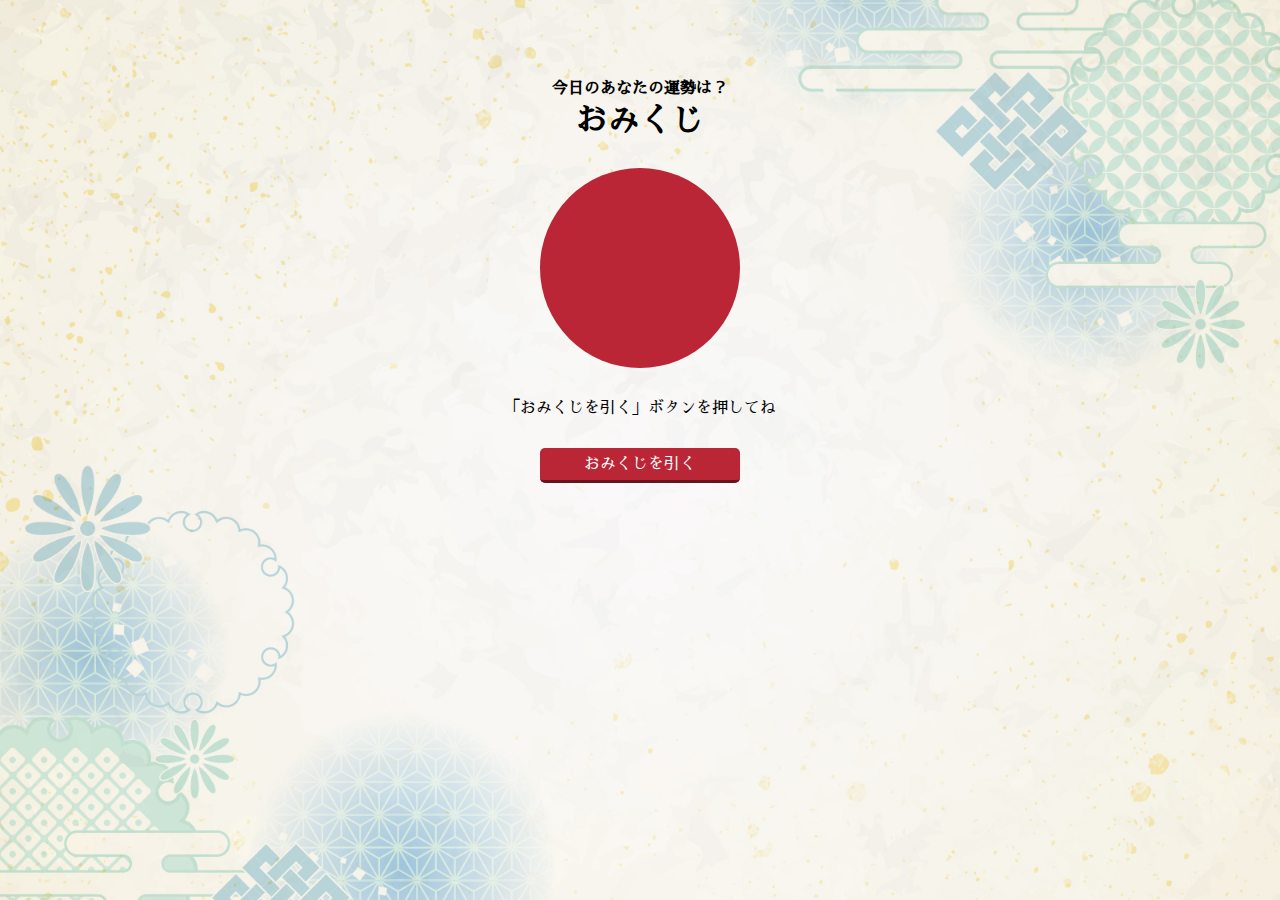
<file: omikuji/omikuji.html>
﻿<!DOCTYPE html>
<html lang="ja">
<head>
	<meta charset="utf-8">
	<meta name="viewport" content="width=device-width,initial-scale=1">
	<link rel="stylesheet" href="css/style.css">
	<link href="https://fonts.googleapis.com/css?family=Sawarabi+Mincho&display=swap" rel="stylesheet">
	<title>おみくじ</title>
</head>
<body>

	<div class="l-bg">
		<section class="l-section">
			<h1 class="title">今日のあなたの運勢は？<span>おみくじ</span></h1>
			<div id="js-result" class="result"></div>
			<p class="text">「おみくじを引く」ボタンを押してね</p>
			<p class="l-button"><a class="button" id="js-button" href="#">おみくじを引く</a></p>
		</section>
	</div>

	<script src="app.js"></script>
</body>
</html>
</file>
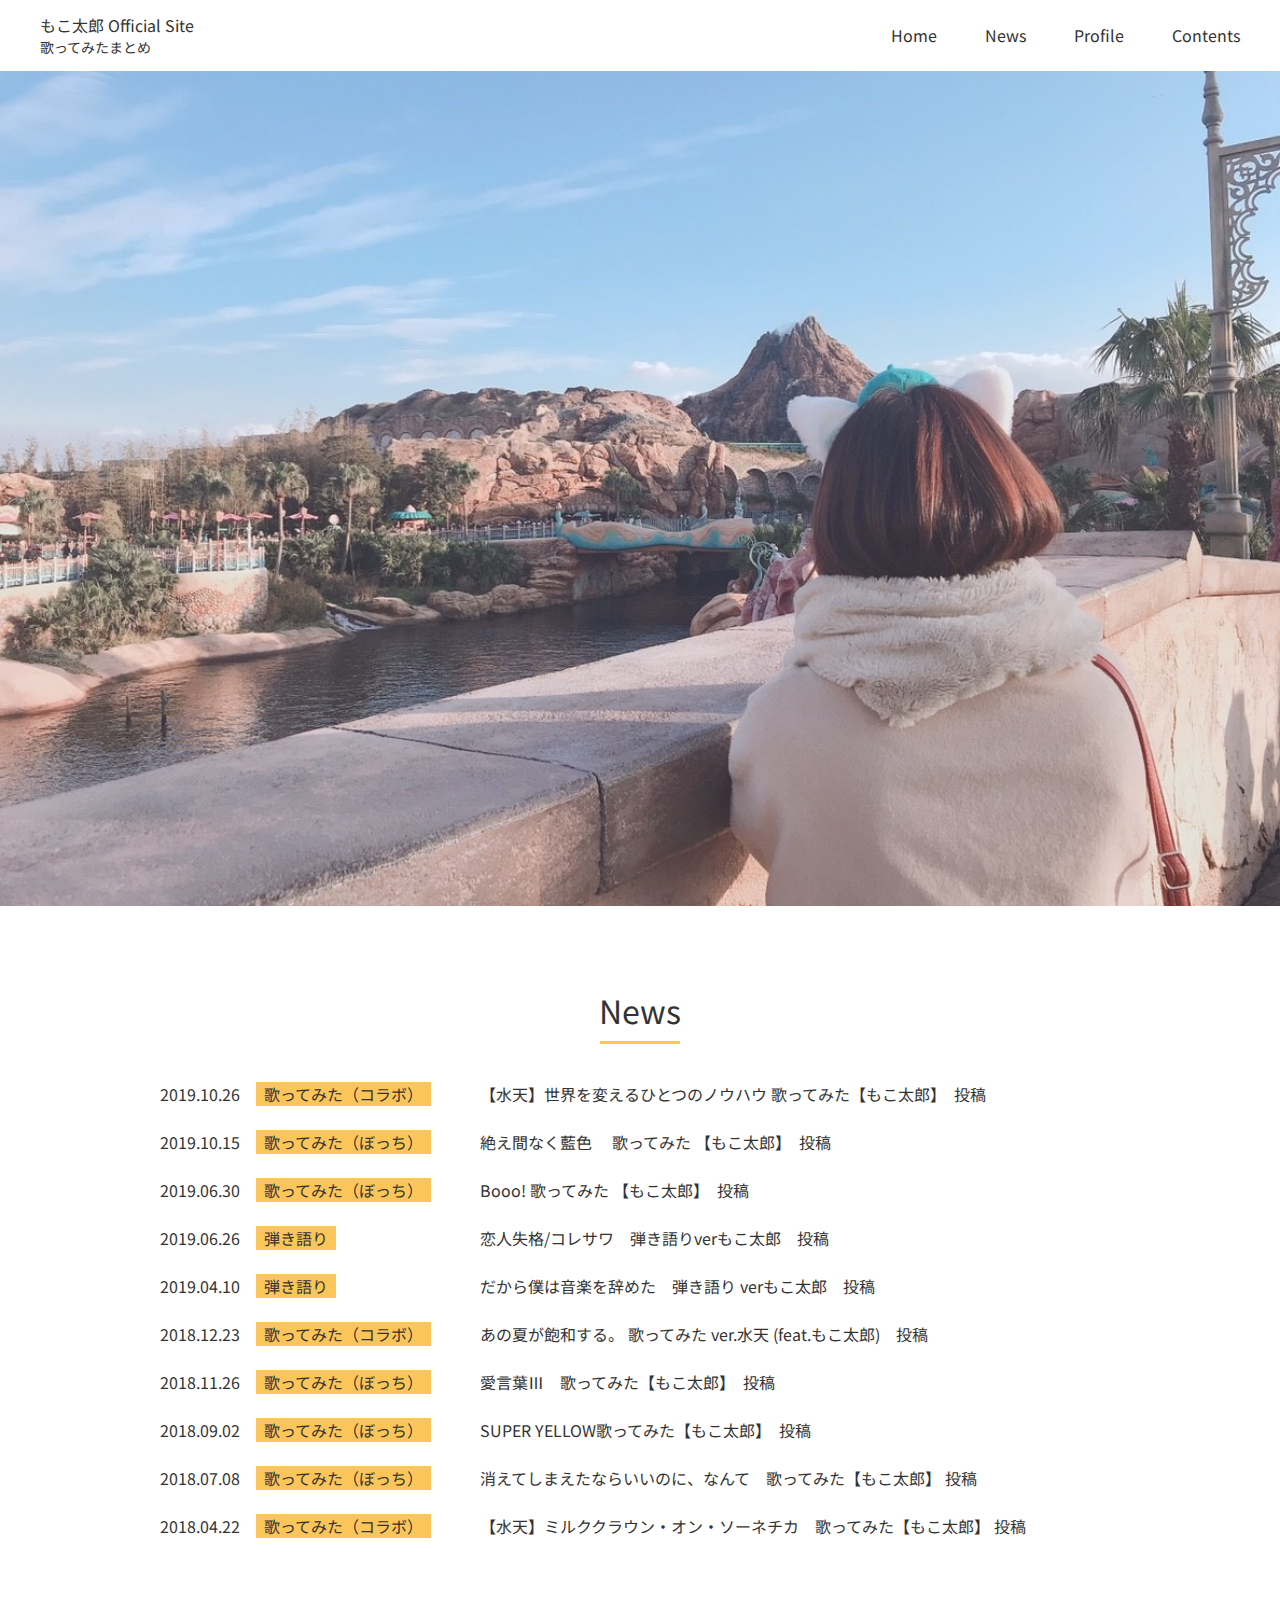
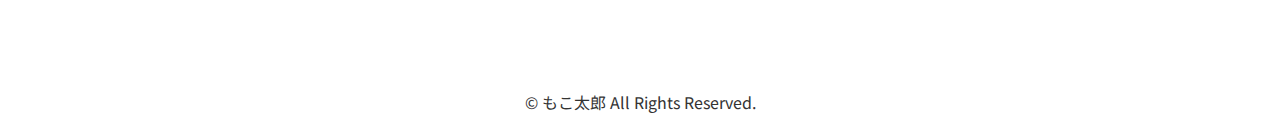
<file: singer/news.html>
<!DOCTYPE html>
<html lang="ja">
<head>
  <meta charset="UTF-8">
  <meta name="viewport" content="width=device-width, initial-scale=1.0">
  <meta http-equiv="X-UA-Compatible" content="ie=edge">
  <meta name="twitter:card" content="summary" />
  <meta name="twitter:site" content="@omochi_nya" />
  <meta property="og:url" content="https://nondesign.github.io/portfolio/singer/" />
  <meta property="og:title" content="もこ太郎 Official Site" />
  <meta property="og:description" content="ニコニコ動画やyoutubeで歌ってみたジャンルにて活動中のもこ太郎のOfficial Site。今までの作品をまとめています。" />
  <meta property="og:image" content="https://nondesign.github.io/portfolio/singer/img/twittercard.png" />
  <link href="https://fonts.googleapis.com/css?family=Noto+Sans+JP|Varela+Round&display=swap" rel="stylesheet">
  <link rel="stylesheet" href="https://cdnjs.cloudflare.com/ajax/libs/animate.css/3.7.2/animate.min.css">
  <link rel="stylesheet" href="css/common.css">
  <title>もこ太郎 Official Site</title>
</head>
<body id="pagetop">
  <header class="l-header">
    <div class="l-wrapper">
      <h1 class="l-title"><a href="#">もこ太郎 Official Site <span>歌ってみたまとめ</span></a></h1>
      <nav class="l-nav">
        <h2 class="screen-reader-text">サイト内メニュー</h2>
        <button type="button" class="button-hamburger" aria-controls="navList" aria-expanded="false">
          <span class="hamburger">
            <span class="screen-reader-text">メニューを開閉する</span>
          </span>
        </button>
        <ul id="navList" class="l-navList">
          <li><a href="index.html#">Home</a></li>
          <li><a href="index.html#news">News</a></li>
          <li><a href="index.html#profile">Profile</a></li>
          <li><a href="index.html#contents">Contents</a></li>
        </ul>
      </nav>
    </div>
  </header>
  <main class="l-main">
    <div class="l-hero"></div>

    <div class="l-wrapper">
      <section class="l-section wow fadeInUp" id="news">
        <h2 class="primary-title">News</h2>
        <dl class="l-newsList">
          <dt><time class="news__date" datetime="2019-10-26">2019.10.26</time><span class="news__category">歌ってみた（コラボ）</span></dt>
          <dd><a href="https://nico.ms/sm35850045" target="_blank">【水天】世界を変えるひとつのノウハウ 歌ってみた【もこ太郎】　投稿</a></dd>
          <dt><time class="news__date" datetime="2019-10-15">2019.10.15</time><span class="news__category">歌ってみた（ぼっち）</span></dt>
          <dd><a href="https://nico.ms/sm35818684" target="_blank">絶え間なく藍色　 歌ってみた 【もこ太郎】　投稿</a></dd>
          <dt><time class="news__date" datetime="2019-06-30">2019.06.30</time><span class="news__category">歌ってみた（ぼっち）</span c></dt>
          <dd><a href="https://nico.ms/sm35337726" target="_blank">Booo! 歌ってみた 【もこ太郎】　投稿</a></dd>
          <dt><time class="news__date" datetime="2019-06-26">2019.06.26</time><span class="news__category">弾き語り</span></dt>
          <dd><a href="https://youtu.be/3JzW6G-J7cI" target="_blank">恋人失格/コレサワ　弾き語りverもこ太郎　投稿</a></dd>
          <dt><time class="news__date" datetime="2019-04-10">2019.04.10</time><span class="news__category">弾き語り</span></dt>
          <dd><a href="https://youtu.be/-DgSLBE09Rg" target="_blank">だから僕は音楽を辞めた　弾き語り verもこ太郎　投稿</a></dd>
          <dt><time class="news__date" datetime="2018-12-23">2018.12.23</time><span class="news__category">歌ってみた（コラボ）</span></dt>
          <dd><a href="https://nico.ms/sm34362151" target="_blank">あの夏が飽和する。 歌ってみた ver.水天 (feat.もこ太郎)　投稿</a></dd>
          <dt><time class="news__date" datetime="2018-11-26">2018.11.26</time><span class="news__category">歌ってみた（ぼっち）</span></dt>
          <dd><a href="https://nico.ms/sm34228200" target="_blank">愛言葉Ⅲ　歌ってみた【もこ太郎】　投稿</a></dd>
          <dt><time class="news__date" datetime="2018-09-02">2018.09.02</time><span class="news__category">歌ってみた（ぼっち）</span></dt>
          <dd><a href="https://nico.ms/sm33792249" target="_blank">SUPER YELLOW歌ってみた【もこ太郎】　投稿</a></dd>
          <dt><time class="news__date" datetime="2018-07-08">2018.07.08</time><span class="news__category">歌ってみた（ぼっち）</span></dt>
          <dd><a href="https://nico.ms/sm33493488" target="_blank">消えてしまえたならいいのに、なんて　歌ってみた【もこ太郎】 投稿</a></dd>
          <dt><time class="news__date" datetime="2018-04-22">2018.04.22</time><span class="news__category">歌ってみた（コラボ）</span></dt>
          <dd><a href="https://nico.ms/sm33092659" target="_blank">【水天】ミルククラウン・オン・ソーネチカ　歌ってみた【もこ太郎】 投稿</a></dd>
        </dl>
      </section>

      <p class="l-pagetop"><a class="pagetop" href="#">TOP</a></p>
  </main>
  <footer class="l-footer">
    <p class="l-copyright"><small>&copy; もこ太郎 All Rights Reserved.</small></p>
  </footer>
  <script src="https://code.jquery.com/jquery-3.4.1.min.js" integrity="sha256-CSXorXvZcTkaix6Yvo6HppcZGetbYMGWSFlBw8HfCJo=" crossorigin="anonymous"></script>
  <script src="https://cdnjs.cloudflare.com/ajax/libs/wow/1.1.2/wow.min.js"></script>
  <script src="js/app.js"></script>
</body>
</html>
</file>
<file: DummyStore/css/style.css>
@charset "UTF-8";
/*
html5doctor.com Reset Stylesheet
v1.6.1
Last Updated: 2010-09-17
Author: Richard Clark - http://richclarkdesign.com
Twitter: @rich_clark
*/
html, body, div, span, object, iframe,
h1, h2, h3, h4, h5, h6, p, blockquote, pre,
abbr, address, cite, code,
del, dfn, em, img, ins, kbd, q, samp,
small, strong, sub, sup, var,
b, i,
dl, dt, dd, ol, ul, li,
fieldset, form, label, legend,
table, caption, tbody, tfoot, thead, tr, th, td,
article, aside, canvas, details, figcaption, figure,
footer, header, hgroup, menu, nav, section, summary,
time, mark, audio, video {
  margin: 0;
  padding: 0;
  border: 0;
  outline: 0;
  font-size: 100%;
  vertical-align: baseline;
  background: transparent;
  -webkit-box-sizing: border-box;
          box-sizing: border-box;
}

body {
  line-height: 1;
}

article, aside, details, figcaption, figure,
footer, header, hgroup, menu, nav, section {
  display: block;
}

li {
  list-style: none;
}

blockquote, q {
  quotes: none;
}

blockquote:before, blockquote:after,
q:before, q:after {
  content: '';
  content: none;
}

a {
  margin: 0;
  padding: 0;
  font-size: 100%;
  vertical-align: baseline;
  background: transparent;
  text-decoration: none;
}

/* change colours to suit your needs */
ins {
  background-color: #ff9;
  color: #000;
  text-decoration: none;
}

/* change colours to suit your needs */
mark {
  background-color: #ff9;
  color: #000;
  font-style: italic;
  font-weight: bold;
}

del {
  text-decoration: line-through;
}

abbr[title], dfn[title] {
  border-bottom: 1px dotted;
  cursor: help;
}

table {
  border-collapse: collapse;
  border-spacing: 0;
}

/* change border colour to suit your needs */
hr {
  display: block;
  height: 1px;
  border: 0;
  border-top: 1px solid #cccccc;
  margin: 1em 0;
  padding: 0;
}

input, select {
  vertical-align: middle;
}

img {
  vertical-align: bottom;
  max-width: 100%;
  height: auto;
}

/*========
･･･ベース
=============================*/
html {
  -webkit-box-sizing: border-box;
          box-sizing: border-box;
}

body {
  font-family: 'Noto Sans JP',"游ゴシック",sans-serif;
  line-height: 1.5;
  color: #333;
  font-size: .875rem;
}

body a {
  color: #212121;
}

@media screen and (min-width: 768px) {
  body {
    font-size: 1rem;
  }
}

*[lang="en"] {
  font-family: 'Roboto Condensed', 'Arial',sans-serif;
  text-transform: uppercase;
  font-weight: bold;
  color: #212121;
}

.clr:after {
  content: "";
  display: block;
  clear: both;
}

/*========
･･･レイアウト
=============================*/
.l-wrapper {
  max-width: 1024px;
  width: 95%;
  margin: 0 auto;
}

/*========
･･･レイアウト・ヘッダー
=============================*/
.l-header {
  position: fixed;
  top: 0;
  left: 0;
  right: 0;
  z-index: 1;
  background-color: #fff;
  border-bottom: 1px solid #E0E0E0;
}

.l-header .l-wrapper {
  padding: .75rem 0;
}

.l-header__logo {
  width: 123px;
  position: absolute;
  left: 0;
  right: 0;
  margin: auto;
}

.l-header__cart {
  float: right;
  position: relative;
}

.l-header__cart a:hover {
  opacity: .8;
}

.l-header__cart__item {
  position: absolute;
  top: -8px;
  right: -5px;
  margin: auto;
  background: #E0E0E0;
  width: 1rem;
  height: 1rem;
  line-height: 1rem;
  border-radius: 50%;
  text-align: center;
  font-size: .75rem;
}

@media screen and (min-width: 768px) {
  .l-header .l-wrapper {
    padding: 1.5rem 0;
  }
  .l-header__logo {
    float: left;
    margin: 0 2.5rem 0 0;
    position: static;
  }
  .l-nav {
    float: left;
  }
  #l-nav__list li {
    float: left;
    margin: 0 2rem 0 0;
  }
  #l-nav__list li:last-child {
    margin: 0;
  }
}

@media screen and (min-width: 1024px) {
  .l-header .l-wrapper {
    padding: 1.75rem 0;
  }
  .l-header__logo {
    margin: 0 4rem 0 0;
  }
}

/*========
･･･レイアウト・ナビ
=============================*/
#l-nav__list {
  position: fixed;
  top: 0;
  left: 0;
  right: 0;
  bottom: 0;
  width: 100vw;
  height: 100vh;
  margin: 3rem 0 0;
  -webkit-transition: -webkit-transform .3s ease-in-out;
  transition: -webkit-transform .3s ease-in-out;
  transition: transform .3s ease-in-out;
  transition: transform .3s ease-in-out, -webkit-transform .3s ease-in-out;
  -webkit-transform: translateX(-100%);
      -ms-transform: translateX(-100%);
          transform: translateX(-100%);
}

#l-nav__list li {
  background-color: #fff;
}

#l-nav__list:after {
  content: "";
  display: block;
  width: 100vw;
  height: 100vh;
  background-color: rgba(0, 0, 0, 0.7);
}

#l-nav__list a {
  display: block;
  padding: .75rem 0 .75rem 1.5rem;
}

#l-nav__list a:hover {
  background-color: #e0e0e0;
}

#l-nav__list li + li {
  border-top: 1px solid #E0E0E0;
}

@media screen and (min-width: 768px) {
  #l-nav__list {
    position: static;
    margin: 0;
    background: transparent;
    -webkit-transform: translateX(0);
        -ms-transform: translateX(0);
            transform: translateX(0);
    width: auto;
    height: auto;
  }
  #l-nav__list:after {
    content: none;
  }
  #l-nav__list li + li {
    border: none;
  }
  #l-nav__list a {
    padding: 0 0 .2rem 0;
    -webkit-transition: .3s ease-in-out;
    transition: .3s ease-in-out;
  }
  #l-nav__list a:after {
    content: "";
    display: block;
    width: 0;
    border-bottom: 3px solid transparent;
    -webkit-transition: .3s ease-in-out;
    transition: .3s ease-in-out;
  }
  #l-nav__list a:hover:after {
    border-color: #333;
    width: 100%;
    -webkit-transition: .3s ease-in-out;
    transition: .3s ease-in-out;
  }
  #l-nav__list a:hover {
    background: transparent;
  }
}

.is-active-drawer #l-nav__list {
  -webkit-transform: translateY(0);
      -ms-transform: translateY(0);
          transform: translateY(0);
}

/*========
･･･レイアウト・メイン
=============================*/
.l-main {
  padding: 3rem 0 0;
}

@media screen and (min-width: 768px) {
  .l-main {
    padding: 4.5rem 0 0;
  }
}

@media screen and (min-width: 1024px) {
  .l-main {
    padding: 5rem 0 0;
  }
}

/*========
･･･レイアウト・ヒーロー
=============================*/
.l-hero {
  position: relative;
}

.l-hero img {
  width: 100%;
}

.l-hero__text {
  position: absolute;
  top: 50%;
  left: 50%;
  -webkit-transform: translate(-50%, -50%);
      -ms-transform: translate(-50%, -50%);
          transform: translate(-50%, -50%);
  text-shadow: 0 0 2px #FFFFFF;
  margin: 0 0 0 20%;
  font-size: 3.4375vw;
  letter-spacing: .15rem;
  line-height: 1;
}

.hero__text_large {
  font-size: 16.875vw;
  display: block;
}

.hero__text_medium {
  font-size: 7.5vw;
  display: block;
  margin: 0 0 1rem;
}

.hero__text_date {
  font-size: 4.0625vw;
}

@media screen and (min-width: 768px) {
  .l-hero__text {
    font-size: 2.86458vw;
    margin: 0 0 0 30%;
  }
  .hero__text_large {
    font-size: 13.54167vw;
  }
  .hero__text_medium {
    font-size: 5.72917vw;
  }
  .hero__text_date {
    font-size: 3.25521vw;
  }
}

@media screen and (min-width: 1024px) {
  .l-hero__text {
    font-size: 2.63672vw;
    margin: 0 0 0 30%;
  }
  .hero__text_large {
    font-size: 12.30469vw;
  }
  .hero__text_medium {
    font-size: 5.17578vw;
  }
  .hero__text_date {
    font-size: 2.92969vw;
  }
}

/*========
･･･レイアウト・セクション
=============================*/
.l-section {
  padding: 1rem 0 1.5rem 0;
}

.l-section__title {
  text-align: center;
  margin: 0 0 1rem;
}

.l-section.l-news-pdg {
  padding: 1rem 0 3rem 0;
}

@media screen and (min-width: 768px) {
  .l-section {
    padding: 2rem 0 2.5rem 0;
  }
  .l-section__title {
    margin: 0 0 2.5rem;
  }
}

@media screen and (min-width: 1024px) {
  .l-section {
    padding: 2rem 0 3.5rem 0;
  }
  .l-section.l-news-pdg {
    padding: 3rem 0 3.5rem 0;
  }
}

/*========
･･･レイアウト・カード、ニュース共通
=============================*/
.l-grid-wrapper + .l-button,
.l-news-wrapper + .l-button {
  margin: 1.5rem auto 0;
}

@media screen and (min-width: 768px) {
  .l-grid-wrapper + .l-button,
  .l-news-wrapper + .l-button {
    margin: 2.5rem auto 0;
  }
}

/*========
･･･レイアウト・カード
=============================*/
.l-section.l-item-bg {
  background-color: #fafafa;
}

.l-grid-wrapper {
  margin: -4px;
}

.l-grid {
  width: 50%;
  float: left;
  border: 4px solid transparent;
}

.l-grid img {
  width: 100%;
  position: absolute;
  top: 0;
  left: 0;
  right: 0;
}

.l-grid__link {
  display: block;
  background: #fff;
  padding: 70.94595% 0.5rem 0.5rem;
  position: relative;
}

.l-grid__title {
  padding: .5rem 0;
}

.l-grid__category {
  position: absolute;
  top: 0;
  right: 0;
}

.l-grid__price {
  text-align: right;
}

@media screen and (min-width: 768px) {
  .l-grid-wrapper {
    margin: -.5rem;
  }
  .l-grid {
    width: 33.33333333%;
    border-width: .5rem;
  }
  .l-grid__link {
    padding: 70.90909% 1rem 1rem;
  }
  .l-grid__title {
    padding: 1rem 0;
  }
}

@media screen and (min-width: 1024px) {
  .l-grid {
    width: 25%;
  }
  .l-grid__link {
    padding: 70.90164% 1rem 1rem;
  }
  .l-grid__title {
    padding: 1rem 0 1.5rem;
  }
}

/*========
･･･レイアウト・ニュース
=============================*/
.l-news {
  margin: 0 0 .5rem;
}

.l-news__link {
  display: block;
  padding: .5rem;
  border: 1px solid #ddd;
}

.l-news__img {
  width: 30%;
  float: left;
  margin: 0 .5rem 0 0;
}

.l-news__img img {
  width: 100%;
}

.l-news__text {
  width: calc(70% - .5rem);
  float: right;
  position: relative;
}

@media screen and (min-width: 768px) {
  .l-news-wrapper {
    margin: -.5rem;
  }
  .l-news {
    float: left;
    width: 50%;
    border: .5rem solid transparent;
  }
  .l-news__link {
    padding: 1rem;
  }
  .l-news__img {
    margin: 0 1rem 0 0;
  }
  .l-news__text {
    width: calc(70% - 1rem);
  }
}

/*========
･･･レイアウト・サブナビ
=============================*/
.l-subnav li {
  border-top: 1px solid #e0e0e0;
}

.l-subnav li a {
  display: inline-block;
  padding: 1rem 1.5rem;
}

.l-subnav li a:hover {
  opacity: .8;
}

@media screen and (min-width: 768px) {
  .l-subnav {
    font-size: 0;
    text-align: center;
    margin: 0 0 1rem;
  }
  .l-subnav li {
    font-size: .75rem;
    border: none;
    display: inline-block;
    padding: 0 .5rem;
    position: relative;
  }
  .l-subnav li:after {
    content: "|";
    color: #616161;
    position: absolute;
    top: 15px;
    right: -2.5px;
  }
  .l-subnav li:last-child:after {
    content: none;
  }
}

@media screen and (min-width: 1024px) {
  .l-subnav {
    text-align: right;
  }
  .l-subnav li:last-child {
    padding: 0 0 0 .5rem;
  }
}

/*========
･･･レイアウト・フッター
=============================*/
.l-footer-inner {
  padding: 1.5rem 0;
  text-align: center;
}

.l-footer__logo {
  margin: 0 0 .75rem;
}

@media screen and (min-width: 768px) {
  .l-footer-inner {
    padding: 1.75rem 0;
  }
  .l-footer__logo {
    float: left;
    margin: 0;
  }
  .l-footer__copyright {
    float: right;
    margin: 0.25rem 0 0;
  }
}

/*========
･･･装飾・全体  ホバー
=============================*/
.l-grid__link,
.l-news__link {
  -webkit-transition: .3s ease-in-out;
  transition: .3s ease-in-out;
}

.l-grid__link:hover,
.l-news__link:hover {
  opacity: .8;
  -webkit-transition: .3s ease-in-out;
  transition: .3s ease-in-out;
}

/*========
･･･装飾・セクション
=============================*/
.l-section__title [lang="en"] {
  display: block;
  font-size: 2rem;
}

@media screen and (min-width: 768px) {
  .l-section__title [lang="en"] {
    font-size: 3rem;
  }
}

/*========
･･･装飾・カード
=============================*/
.l-grid__title {
  font-weight: normal;
}

.l-grid__category {
  font-size: .75rem;
  display: inline-block;
  padding: 0 .4em;
  color: #fff;
  letter-spacing: 0.05rem;
}

.grid__category_men {
  background: #1a237e;
}

.grid__category_women {
  background: #B71C1C;
}

.grid__category_kids {
  background: #FBC02D;
}

/*========
･･･装飾・ニュース
=============================*/
.l-news__text__date {
  position: absolute;
  top: 0;
  font-size: .75rem;
}

.l-news__text__title {
  padding: 1.5rem 0 0;
  font-weight: normal;
}

@media screen and (min-width: 768px) {
  .l-news__text__date {
    font-size: 0.875rem;
  }
  .l-news__text__title {
    font-size: 1rem;
  }
}

@media screen and (min-width: 1024px) {
  .l-news__text__date {
    font-size: 1rem;
  }
  .l-news__text__title {
    padding: 2rem 0 0;
    font-size: 1.25rem;
  }
}

/*========
･･･装飾・サブナビ
=============================*/
.l-subnav a {
  color: #616161;
}

/*========
･･･装飾・フッター
=============================*/
.l-footer-inner {
  background: #212121;
  color: #9E9E9E;
}

.l-footer__copyright {
  font-size: .75rem;
}

/*========
･･･モジュール・ハンバーガー
=============================*/
.button-hamburger {
  position: absolute;
  top: 0;
  bottom: 0;
  left: 2.5%;
  z-index: 1;
  width: 24px;
  height: 24px;
  margin: auto 0;
  border: 0;
  outline: 0;
  cursor: pointer;
  background: transparent;
  -webkit-appearance: none;
     -moz-appearance: none;
          appearance: none;
}

.hamburger {
  position: absolute;
  top: 0;
  right: 0;
  bottom: 0;
  left: 0;
  display: block;
  width: 18px;
  height: 2px;
  margin: auto;
  background: #333;
}

.hamburger:before, .hamburger:after {
  content: "";
  display: block;
  width: 100%;
  height: 100%;
  background: inherit;
  position: absolute;
  -webkit-transition: -webkit-transform .2s ease-in-out;
  transition: -webkit-transform .2s ease-in-out;
  transition: transform .2s ease-in-out;
  transition: transform .2s ease-in-out, -webkit-transform .2s ease-in-out;
}

.hamburger:before {
  top: -5px;
}

.hamburger:after {
  bottom: -5px;
}

@media screen and (min-width: 768px) {
  .button-hamburger {
    display: none;
  }
}

.is-active-drawer .hamburger {
  background: transparent;
}

.is-active-drawer .hamburger:before, .is-active-drawer .hamburger:after {
  top: 0;
  background: #333;
}

.is-active-drawer .hamburger:before {
  -webkit-transform: rotate(-45deg);
      -ms-transform: rotate(-45deg);
          transform: rotate(-45deg);
}

.is-active-drawer .hamburger:after {
  -webkit-transform: rotate(45deg);
      -ms-transform: rotate(45deg);
          transform: rotate(45deg);
}

/*========
･･･モジュール・ボタン
=============================*/
.l-button {
  clear: both;
  width: 100%;
  margin: 0 auto;
  text-align: center;
}

@media screen and (min-width: 768px) {
  .l-button {
    max-width: 320px;
  }
}

.button {
  display: block;
  background: #212121;
  color: #fff;
}

.button-primary {
  padding: 1rem 0;
  font-size: .875rem;
  font-weight: bold;
  position: relative;
  -webkit-transition: .3s ease-in-out;
  transition: .3s ease-in-out;
}

.button-primary:before, .button-primary:after {
  content: "";
  display: block;
  width: 10px;
  height: 10px;
  position: absolute;
  top: 0;
  bottom: 0;
  margin: auto;
  -webkit-transform: rotate(-45deg);
      -ms-transform: rotate(-45deg);
          transform: rotate(-45deg);
  -webkit-transition: .3s ease-in-out;
  transition: .3s ease-in-out;
}

.button-primary:before {
  background-color: #fff;
  right: 7.5%;
}

.button-primary:after {
  background: inherit;
  right: 8.125%;
}

.button-primary:hover:before, .button-primary:hover:after {
  -webkit-transition: .3s ease-in-out;
  transition: .3s ease-in-out;
}

.button-primary:hover:before {
  right: 6%;
}

.button-primary:hover:after {
  right: 7%;
}

/*========
･･･モジュール・アクセシビリティ
=============================*/
.screen-reader-text {
  position: absolute;
  overflow: hidden;
  clip: rect(1px, 1px, 1px, 1px);
  width: 1px;
  height: 1px;
}
</file>
<file: Kankyoutei/css/common.css>
@charset "UTF-8";
/*
html5doctor.com Reset Stylesheet
v1.6.1
Last Updated: 2010-09-17
Author: Richard Clark - http://richclarkdesign.com
Twitter: @rich_clark
*/
html, body, div, span, object, iframe,
h1, h2, h3, h4, h5, h6, p, blockquote, pre,
abbr, address, cite, code,
del, dfn, em, img, ins, kbd, q, samp,
small, strong, sub, sup, var,
b, i,
dl, dt, dd, ol, ul, li,
fieldset, form, label, legend,
table, caption, tbody, tfoot, thead, tr, th, td,
article, aside, canvas, details, figcaption, figure,
footer, header, hgroup, menu, nav, section, summary,
time, mark, audio, video {
  margin: 0;
  padding: 0;
  border: 0;
  outline: 0;
  font-size: 100%;
  vertical-align: baseline;
  background: transparent;
  -webkit-box-sizing: border-box;
          box-sizing: border-box;
}

body {
  line-height: 1;
}

article, aside, details, figcaption, figure,
footer, header, hgroup, menu, nav, section {
  display: block;
}

li {
  list-style: none;
}

blockquote, q {
  quotes: none;
}

blockquote:before, blockquote:after,
q:before, q:after {
  content: '';
  content: none;
}

a {
  margin: 0;
  padding: 0;
  font-size: 100%;
  vertical-align: baseline;
  background: transparent;
  text-decoration: none;
}

/* change colours to suit your needs */
ins {
  background-color: #ff9;
  color: #000;
  text-decoration: none;
}

/* change colours to suit your needs */
mark {
  background-color: #ff9;
  color: #000;
  font-style: italic;
  font-weight: bold;
}

del {
  text-decoration: line-through;
}

abbr[title], dfn[title] {
  border-bottom: 1px dotted;
  cursor: help;
}

table {
  border-collapse: collapse;
  border-spacing: 0;
}

/* change border colour to suit your needs */
hr {
  display: block;
  height: 1px;
  border: 0;
  border-top: 1px solid #cccccc;
  margin: 1em 0;
  padding: 0;
}

input, select {
  vertical-align: middle;
}

img {
  vertical-align: bottom;
  max-width: 100%;
  height: auto;
}

.clr:after {
  content: "";
  display: block;
  clear: both;
}

/* ==================
･･･Base
========================*/
body {
  font-family: "游明朝",serif;
  background: url(../img/bg.jpg) left top/cover;
  color: #333;
  line-height: 1.5;
}

/* ==================
･･･layout
========================*/
.l-wrapper {
  width: 1280px;
  margin: 0 auto;
}

/*========
･･･Accessibility
=============================*/
.screen-reader-text {
  position: absolute;
  overflow: hidden;
  clip: rect(1px, 1px, 1px, 1px);
  width: 1px;
  height: 1px;
}

.l-header {
  background: rgba(0, 0, 0, 0.8);
  color: #fff;
  position: fixed;
  top: 0;
  left: 0;
  right: 0;
  z-index: 100;
}

.l-header a {
  color: #fff;
}

.l-header__title {
  float: left;
  padding: 1rem 0;
}

.l-title_name {
  display: block;
  line-height: 1;
  padding: .8rem 0 0;
  font-size: 2rem;
}

.l-nav {
  float: right;
  margin: 60px 0 0;
}

.l-nav a:hover {
  opacity: .8;
}

.l-nav__list li {
  float: left;
  margin: 0 32px 0;
}

.l-footer {
  background: url(../img/footer-bg.png);
  color: #ccc;
}

.l-footer .l-title {
  margin: 0 0 1.5rem;
}

.l-footer .l-title a {
  display: block;
}

.l-footer-inner {
  width: 100%;
  height: 100%;
  background-color: rgba(0, 0, 0, 0.9);
  padding: 24px 0;
}

.l-footer a {
  color: #ccc;
}

.l-footer a:hover {
  opacity: .8;
}

.l-footer__img {
  float: left;
}

.l-footer__address {
  margin: 0 0 0 48px;
  float: left;
}

.l-footer__access {
  font-style: normal;
  margin: 0 0 0.75rem;
}

.l-footer__address__sns a {
  display: inline-block;
}

.l-footer__nav {
  float: right;
}

.l-footer__nav__list {
  float: left;
}

.l-footer__nav__list li {
  margin: 0 0 1rem;
}

.l-footer__nav__list + .l-footer__nav__list {
  margin: 0 0 0 4.75rem;
}

.l-footer__copyright {
  display: block;
  clear: both;
  text-align: center;
  padding: 32px 0 0;
  font-size: 14px;
}

/* ==================
･･･ main layout
========================*/
.l-contents {
  float: left;
  width: 896px;
}

.l-sidebar {
  float: right;
  width: 320px;
}

/* ==================
･･･ button
========================*/
.l-button_contents {
  position: absolute;
  top: 1.3rem;
  right: 1rem;
}

.l-button_more {
  position: absolute;
  right: 0;
  bottom: 0;
}

.button {
  text-align: center;
  display: block;
  background-color: #9C812D;
  color: #fff;
}

.button:hover {
  opacity: .8;
}

.button-primary {
  line-height: 32px;
  width: 192px;
  height: 32px;
}

.l-sidebar__border .l-button_more {
  right: 1rem;
  bottom: 1rem;
}

/* ==================
･･･ subnav
========================*/
.l-subnav {
  margin: 0 0 3rem;
}

.l-subnav a {
  position: relative;
  padding: 16px 0 16px 40px;
  background-color: #2F4D1F;
  color: #fff;
  display: block;
}

.l-subnav a:before, .l-subnav a:after {
  content: "";
  display: block;
  width: 10px;
  height: 10px;
  -webkit-transform: rotate(-45deg);
  -ms-transform: rotate(-45deg);
  transform: rotate(-45deg);
  position: absolute;
  top: 0;
  bottom: 0;
  margin: auto;
}

.l-subnav a:before {
  background-color: #fff;
  left: 14px;
}

.l-subnav a:after {
  background-color: #2F4D1F;
  left: 12px;
}

.l-subnav a:hover {
  background-color: #1f3314;
}

.l-subnav a:hover:after {
  background-color: #1f3314;
}

/* ==================
･･･ kensaku
========================*/
.l-kensaku-form {
  font-size: 1rem;
  margin: 0 0 1.5rem;
  padding: 0 0 2.5rem;
  position: relative;
}

.l-kensaku-form th {
  text-align-last: left;
}

.l-kensaku-form td {
  padding: 8px 0 8px 6px;
}

/* ==================
･･･ info
========================*/
.l-info-text {
  margin: 0 0 0.75rem;
}

/* ==================
･･･ sidebar 共通
========================*/
.l-sidebar__title {
  font-weight: bold;
  font-size: 20px;
  margin: 0 0 1.25rem;
}

.l-sidebar__border {
  border-top: 16px solid #2F4D1F;
}

.l-hero {
  background: url(../img/hero2.jpg) no-repeat center/cover;
  height: 800px;
  margin: 0 0 3rem;
  position: relative;
}

.l-hero-bg {
  width: 100%;
  height: 100%;
  background-color: rgba(0, 0, 0, 0.2);
}

.l-hero__text {
  color: #fff;
  position: absolute;
  top: 50%;
  left: 50%;
  -webkit-transform: translate(-50%, -50%);
  -ms-transform: translate(-50%, -50%);
  transform: translate(-50%, -50%);
  font-size: 2.5vw;
  letter-spacing: 6px;
  line-height: 1.8;
  font-weight: bold;
  text-shadow: -1px -1px 4px #fffdd0;
  text-align: center;
}

/* ==================
･･･ section
========================*/
.l-section {
  padding: 1rem 1rem;
  background-color: rgba(255, 255, 255, 0.5);
  margin: 0 0 3rem;
  position: relative;
}

.l-section__title {
  font-size: 28px;
  margin: 0 0 24px;
  border-bottom: 2px solid #9C812D;
  padding: 0 0 5px 60px;
  position: relative;
}

.l-section__title:before {
  content: "";
  display: block;
  width: 45px;
  height: 45px;
  position: absolute;
  left: 0;
  bottom: 6px;
  background: url(../img/icon_01.png) no-repeat center/contain;
}

/* ==================
･･･ charm
========================*/
.l-charm__list li {
  float: left;
  width: 276px;
  height: 227px;
}

.l-charm__list li + li {
  margin: 0 0 0 18px;
}

.l-charm__list li:nth-of-type(1) .bg:after {
  background: url(../img/miryoku_01.png);
}

.l-charm__list li:nth-of-type(2) .bg:after {
  background: url(../img/miryoku_02.png);
}

.l-charm__list li:nth-of-type(3) .bg:after {
  background: url(../img/miryoku_03.png);
}

.bg {
  display: block;
  height: 227px;
  position: relative;
  overflow: hidden;
}

.bg:after {
  content: "";
  display: block;
  position: absolute;
  width: 100%;
  height: 100%;
  top: 0;
  -webkit-transition: all .5s ease-out;
  transition: all .5s ease-out;
}

.bg:hover:after {
  opacity: .8;
  -webkit-transform: scale(1.2);
  -ms-transform: scale(1.2);
  transform: scale(1.2);
}

.bg .bg-inner {
  z-index: 1;
  position: relative;
}

.bg-inner {
  background-color: rgba(0, 0, 0, 0.5);
  width: 100%;
  height: 100%;
}

.l-charm__text {
  position: absolute;
  top: 50%;
  left: 50%;
  -webkit-transform: translate(-50%, -50%);
      -ms-transform: translate(-50%, -50%);
          transform: translate(-50%, -50%);
  white-space: nowrap;
  text-align: center;
  color: #fff;
  font-size: 0.875rem;
}

.l-charm__text_strong {
  padding: 1rem 0 0;
  font-size: 1.75rem;
  display: block;
}

/* ==================
･･･ plan
========================*/
.l-plan {
  margin: 0 0 32px;
  position: relative;
}

.l-plan:last-of-type {
  margin: 0;
}

.l-plan__title {
  font-weight: bold;
  font-size: 1.25rem;
  margin: 0 0 20px;
}

.l-plan-img {
  float: left;
  width: 380px;
}

.l-plan__text__wrapper {
  float: right;
  width: 460px;
  text-align: justify;
}

.l-plan__text_fs {
  margin: 1rem 0 0;
  font-size: .875rem;
  display: block;
}

/* ==================
･･･ news
========================*/
.l-news-list li {
  margin: 0 0 1rem;
  padding: 0 0 1rem;
  border-bottom: 1px solid #ccc;
}

.l-news-list li:last-child {
  border: none;
  padding: 0;
}

.l-news-list__link {
  color: #333;
  margin: 0 0 0 6.25rem;
}

.l-news-list__link:hover {
  text-decoration: underline;
}
</file>
<file: singer/css/common.css>
@charset "UTF-8";
/*============================
･･･Faundation
=============================*/
/*
html5doctor.com Reset Stylesheet
v1.6.1
Last Updated: 2010-09-17
Author: Richard Clark - http://richclarkdesign.com
Twitter: @rich_clark
*/
html, body, div, span, object, iframe,
h1, h2, h3, h4, h5, h6, p, blockquote, pre,
abbr, address, cite, code,
del, dfn, em, img, ins, kbd, q, samp,
small, strong, sub, sup, var,
b, i,
dl, dt, dd, ol, ul, li,
fieldset, form, label, legend,
table, caption, tbody, tfoot, thead, tr, th, td,
article, aside, canvas, details, figcaption, figure,
footer, header, hgroup, menu, nav, section, summary,
time, mark, audio, video {
  margin: 0;
  padding: 0;
  border: 0;
  outline: 0;
  font-size: 100%;
  vertical-align: baseline;
  background: transparent;
  -webkit-box-sizing: border-box;
          box-sizing: border-box;
  font-weight: normal;
}

body {
  line-height: 1;
}

article, aside, details, figcaption, figure,
footer, header, hgroup, menu, nav, section {
  display: block;
}

li {
  list-style: none;
}

blockquote, q {
  quotes: none;
}

blockquote:before, blockquote:after,
q:before, q:after {
  content: '';
  content: none;
}

a {
  margin: 0;
  padding: 0;
  font-size: 100%;
  vertical-align: baseline;
  background: transparent;
  text-decoration: none;
}

/* change colours to suit your needs */
ins {
  background-color: #ff9;
  color: #000;
  text-decoration: none;
}

/* change colours to suit your needs */
mark {
  background-color: #ff9;
  color: #000;
  font-style: italic;
  font-weight: bold;
}

del {
  text-decoration: line-through;
}

abbr[title], dfn[title] {
  border-bottom: 1px dotted;
  cursor: help;
}

table {
  border-collapse: collapse;
  border-spacing: 0;
}

/* change border colour to suit your needs */
hr {
  display: block;
  height: 1px;
  border: 0;
  border-top: 1px solid #cccccc;
  margin: 1em 0;
  padding: 0;
}

input, select {
  vertical-align: middle;
}

img {
  vertical-align: bottom;
  max-width: 100%;
  height: auto;
}

/*============================
･･･Base
=============================*/
html {
  -webkit-box-sizing: border-box;
          box-sizing: border-box;
}

body {
  font-family: 'Noto Sans JP',sans-serif;
  color: #333;
  font-size: .875rem;
  line-height: 1.5;
}

@media screen and (min-width: 768px) {
  body {
    font-size: 1rem;
  }
}

*[lang="en"] {
  font-family: 'Varela Round', sans-serif;
}

.clr:after {
  content: "";
  display: block;
  clear: both;
}

/*============================
･･･Accessibility
=============================*/
.screen-reader-text {
  position: absolute;
  overflow: hidden;
  clip: rect(1px, 1px, 1px, 1px);
  width: 1px;
  height: 1px;
}

/*============================
･･･Layout
=============================*/
/*============================
･･･wrapper
=============================*/
.l-wrapper {
  max-width: 1200px;
  width: 95%;
  margin: 0 auto;
}

/*============================
･･･header
=============================*/
.l-header {
  padding: .8rem 0;
  position: fixed;
  left: 0;
  right: 0;
  background: #fff;
  z-index: 1;
}

.l-title a {
  color: #333;
}

.l-title span {
  display: block;
  font-size: .75rem;
}

@media screen and (min-width: 768px) {
  .l-header > .l-wrapper {
    display: -webkit-box;
    display: -ms-flexbox;
    display: flex;
    -webkit-box-pack: justify;
        -ms-flex-pack: justify;
            justify-content: space-between;
    -webkit-box-align: center;
        -ms-flex-align: center;
            align-items: center;
  }
  .l-title span {
    font-size: .875rem;
  }
  .l-nav ul {
    display: -webkit-box;
    display: -ms-flexbox;
    display: flex;
  }
}

/*============================
･･･main 共通
=============================*/
.l-main {
  padding: 4.375rem 0 0;
}

.l-section {
  padding: 2rem 0;
}

.primary-title {
  font-size: 1.5rem;
  text-align: center;
  margin: 0 0 2rem;
  position: relative;
  z-index: -1;
}

.primary-title:after {
  position: absolute;
  left: 0;
  right: 0;
  bottom: -10px;
  margin: auto;
  content: "";
  display: block;
  width: 80px;
  height: 3px;
  background: #FAC559;
}

@media screen and (min-width: 768px) {
  .l-section {
    padding: 5rem 0;
  }
  .primary-title {
    font-size: 2rem;
    margin: 0 0 3rem;
  }
}

/*============================
･･･main hero
=============================*/
.l-hero {
  width: 100%;
  height: calc(100vh - 4rem);
  background: url(../img/hero.JPG) right/cover no-repeat;
  position: relative;
  z-index: -1;
}

/*============================
･･･main news
=============================*/
.l-newsList {
  margin: 0 0 3rem;
}

.l-newsList dt {
  margin: 0 0 .5rem;
}

.l-newsList dd {
  margin: 0 0 1rem;
}

.l-newsList dd a {
  color: #333;
  border-bottom: 3px solid transparent;
  -webkit-transition: all .3s ease-in-out;
  transition: all .3s ease-in-out;
}

.l-newsList dd a:hover {
  border-bottom: 3px solid #FAC559;
}

.news__date {
  margin: 0 1rem 0 0;
}

.news__category {
  background: #FAC559;
  padding: 0 .5rem;
}

@media screen and (min-width: 768px) {
  .l-newsList {
    width: 80%;
    margin: 0 auto 3rem;
  }
  .l-newsList dt {
    float: left;
    clear: left;
  }
  .l-newsList dd {
    padding: 0 0 0 20rem;
    margin: 0 0 1.5rem;
  }
}

/*============================
･･･main profile
=============================*/
.profile__img {
  width: 100%;
  margin: 0 auto 1.5rem;
}

.profile__title {
  font-size: 1rem;
  margin: 0 0 1rem;
}

.sns {
  width: 30px;
  height: 30px;
  display: inline-block;
  margin: 0 .5rem 0 0;
  -webkit-transition: all .3s ease-in-out;
  transition: all .3s ease-in-out;
}

.sns:hover {
  opacity: .8;
}

.sns__twitter {
  background: url(../img/icon_twitter.png) center/cover;
}

.sns__niconico {
  background: url(../img/icon_niconico.png) center/cover;
}

.sns__youtube {
  background: url(../img/icon_youtube.png) center/cover;
}

@media screen and (min-width: 768px) {
  .l-profile {
    width: 80%;
    margin: 0 auto;
    display: -webkit-box;
    display: -ms-flexbox;
    display: flex;
    -webkit-box-pack: justify;
        -ms-flex-pack: justify;
            justify-content: space-between;
  }
  .profile__img {
    width: 40%;
    margin: 0;
  }
  .profile__contents {
    width: 55%;
  }
  .profile__title {
    font-size: 1.25rem;
  }
}

/*============================
･･･contents
=============================*/
.l-choice {
  margin: 0 0 1.5rem;
}

.l-choice li {
  padding: 1rem 0;
  text-align: center;
  cursor: pointer;
  -webkit-transition: all .3s ease-in-out;
  transition: all .3s ease-in-out;
}

.l-choice li a {
  display: block;
  color: #333;
}

/* 選択リスト選んだとき　*/
.js-button.active {
  background: #FAC559;
  -webkit-transition: all .3s ease-in-out;
  transition: all .3s ease-in-out;
}

/* ビデオ　*/
.video {
  min-width: 320px;
  margin: 0 auto 2rem;
}

.video iframe {
  width: 100%;
  height: 220px;
}

@media screen and (min-width: 768px) {
  .l-choice {
    display: -webkit-box;
    display: -ms-flexbox;
    display: flex;
  }
  .l-choice li {
    padding: .5rem 0;
    width: 33.33333%;
  }
  .singer,
  .singer-collab,
  .playing {
    display: -webkit-box;
    display: -ms-flexbox;
    display: flex;
    -ms-flex-wrap: wrap;
        flex-wrap: wrap;
    -webkit-transition: all .3s ease-in-out;
    transition: all .3s ease-in-out;
  }
  .video {
    width: calc((100% - 32px) / 2);
    margin: 0 2rem 2rem 0;
  }
  .video:nth-child(2n) {
    margin-right: 0;
  }
}

@media screen and (min-width: 1024px) {
  .video {
    width: calc((100% - 64px) / 3);
  }
  .video:nth-child(2n) {
    margin-right: 2rem;
  }
  .video:nth-child(3n) {
    margin-right: 0;
  }
}

/*============================
･･･footer
=============================*/
.l-footer {
  padding: 1.5rem 0;
}

.l-copyright {
  text-align: center;
}

/*============================
･･･微調整
=============================*/
.u-mb {
  margin: 0 0 1rem;
}

.u-link {
  color: #333;
  border-bottom: 2px solid #FAC559;
  -webkit-transition: all .3s ease-in-out;
  transition: all .3s ease-in-out;
}

.u-link:hover {
  background: #FAC559;
}

/*============================
･･･ドロワーメニュー
=============================*/
.l-navList {
  position: fixed;
  top: 0;
  bottom: 0;
  right: 0;
  -webkit-transform: translateX(100%);
  -ms-transform: translateX(100%);
  transform: translateX(100%);
  padding: 68px 0 0;
  width: 100%;
  -webkit-transition: all .3s ease-in-out;
  transition: all .3s ease-in-out;
  background: #eee;
  z-index: 100;
}

.is-active .l-navList {
  -webkit-transform: translateX(50%);
  -ms-transform: translateX(50%);
  transform: translateX(50%);
}

@media screen and (min-width: 768px) {
  .l-navList {
    position: static;
    -webkit-transform: translateX(0);
    -ms-transform: translateX(0);
    transform: translateX(0);
    background: transparent;
    display: -webkit-box;
    display: -ms-flexbox;
    display: flex;
    padding: 0;
  }
}

/*============================
･･･navList詳細
=============================*/
.l-navList li {
  border-bottom: 1px dotted #aaa;
}

.l-navList a {
  display: block;
  text-decoration: none;
  color: #333;
  padding: 1rem 3rem;
}

.l-navList a:hover {
  color: #FAC559;
}

@media screen and (min-width: 768px) {
  .l-navList li {
    border: none;
  }
  .l-navList li + li {
    margin: 0 0 0 3rem;
  }
  .l-navList a {
    color: #333;
    padding: 0;
  }
}

/*============================
･･･ハンバーガーボタン
=============================*/
.button-hamburger {
  position: fixed;
  top: 2.5%;
  right: 2.5%;
  text-decoration: none;
  -webkit-appearance: none;
  -moz-appearance: none;
  appearance: none;
  border: none;
  background: transparent;
  cursor: pointer;
  width: 40px;
  height: 40px;
  display: block;
  outline: 0;
  z-index: 101;
}

.hamburger {
  width: 25px;
  height: 2px;
  background: #FAC559;
  position: absolute;
  top: 0;
  bottom: 0;
  left: 0;
  right: 0;
  margin: auto;
  -webkit-transition: all .3s ease-in-out;
  transition: all .3s ease-in-out;
}

.hamburger:before,
.hamburger:after {
  content: "";
  display: block;
  background: inherit;
  position: absolute;
  width: 25px;
  height: 2px;
  -webkit-transition: inherit;
  transition: inherit;
}

.hamburger:before {
  top: -10px;
}

.hamburger:after {
  top: 10px;
}

.is-active .hamburger {
  background: transparent;
}

.is-active .hamburger:before,
.is-active .hamburger:after {
  top: 0;
  background: #FAC559;
}

.is-active .hamburger:before {
  -webkit-transform: rotate(45deg);
  -ms-transform: rotate(45deg);
  transform: rotate(45deg);
}

.is-active .hamburger:after {
  -webkit-transform: rotate(-45deg);
  -ms-transform: rotate(-45deg);
  transform: rotate(-45deg);
}

@media screen and (min-width: 768px) {
  .button-hamburger {
    display: none;
  }
}

/*============================
･･･ボタン
=============================*/
.l-button {
  max-width: 220px;
  margin: 0 auto;
}

.button {
  display: block;
  text-align: center;
  color: #333;
  padding: .5rem 0;
  -webkit-transition: all .3s ease-in-out;
  transition: all .3s ease-in-out;
  border: 2px solid #FAC559;
  position: relative;
  overflow: hidden;
  z-index: 2;
}

.button:after {
  content: "";
  position: absolute;
  -webkit-transition: all .5s ease;
  transition: all .5s ease;
  top: 0;
  bottom: 0;
  left: -220px;
  height: 44px;
  width: 220px;
  background: #FAC559;
  z-index: -1;
}

.button:hover:after {
  left: 0;
}

/*============================
･･･ページトップ
=============================*/
.l-pagetop {
  position: fixed;
  right: 2.5%;
  bottom: 2.5%;
  display: none;
}

.pagetop {
  color: #333;
  display: block;
  background: #FAC559;
  width: 50px;
  height: 50px;
  border-radius: 50%;
  text-align: center;
  line-height: 50px;
  -webkit-transition: all .3s ease-in-out;
  transition: all .3s ease-in-out;
}

.pagetop:hover {
  opacity: .8;
}
</file>
<file: omikuji/css/style.css>
﻿@charset "utf-8";
/*
html5doctor.com Reset Stylesheet
v1.6.1
Last Updated: 2010-09-17
Author: Richard Clark - http://richclarkdesign.com
Twitter: @rich_clark
*/

html, body, div, span, object, iframe,
h1, h2, h3, h4, h5, h6, p, blockquote, pre,
abbr, address, cite, code,
del, dfn, em, img, ins, kbd, q, samp,
small, strong, sub, sup, var,
b, i,
dl, dt, dd, ol, ul, li,
fieldset, form, label, legend,
table, caption, tbody, tfoot, thead, tr, th, td,
article, aside, canvas, details, figcaption, figure,
footer, header, hgroup, menu, nav, section, summary,
time, mark, audio, video {
    margin:0;
    padding:0;
    border:0;
    outline:0;
    font-size:100%;
    vertical-align:baseline;
    background:transparent;
}

body {
    line-height:1;
}

article,aside,details,figcaption,figure,
footer,header,hgroup,menu,nav,section {
    display:block;
}

nav ul {
    list-style:none;
}

blockquote, q {
    quotes:none;
}

blockquote:before, blockquote:after,
q:before, q:after {
    content:'';
    content:none;
}

a {
    margin:0;
    padding:0;
    font-size:100%;
    vertical-align:baseline;
    background:transparent;
}

/* change colours to suit your needs */
ins {
    background-color:#ff9;
    color:#000;
    text-decoration:none;
}

/* change colours to suit your needs */
mark {
    background-color:#ff9;
    color:#000;
    font-style:italic;
    font-weight:bold;
}

del {
    text-decoration: line-through;
}

abbr[title], dfn[title] {
    border-bottom:1px dotted;
    cursor:help;
}

table {
    border-collapse:collapse;
    border-spacing:0;
}

/* change border colour to suit your needs */
hr {
    display:block;
    height:1px;
    border:0;
    border-top:1px solid #cccccc;
    margin:1em 0;
    padding:0;
}

input, select {
    vertical-align:middle;
}

/*========================================
…wrapper
=========================================*/

body {
	font-family: 'Sawarabi Mincho', serif;
}

.l-bg {
	height: 100vh;
	background: url(../img/bg.jpg) no-repeat top left/cover;
}

.l-section {
	width: 300px;
	padding: 5rem 0 0;
	margin: 0 auto;
	text-align: center;
}

.title {
	margin: 0 0 2rem;
}

.title span {
	display: block;
	font-size: 2rem;
	margin: .5rem 0 0;
}

.text {
	margin: 0 0 2rem;
}

.l-button {
	width: 200px;
	margin: 0 auto;
}

.button {
	display: block;
	padding: .5rem;
	color: #fff;
	background: #ba2636;
	text-decoration: none;
	border-radius: 5px;
	border-bottom: 3px solid #66141d;
	position: relative;
}

.button:hover {
	transition: .3s ease-in-out;
	top: 3px;
	border: none;
}

.result {
	background: #ba2636;
	border-radius: 50%;
	width: 200px;
	height: 200px;
	margin: 0 auto 2rem;
}

.text-result {
	color: #fff;
	font-size : 3rem;
	line-height: 200px;
}
</file>
